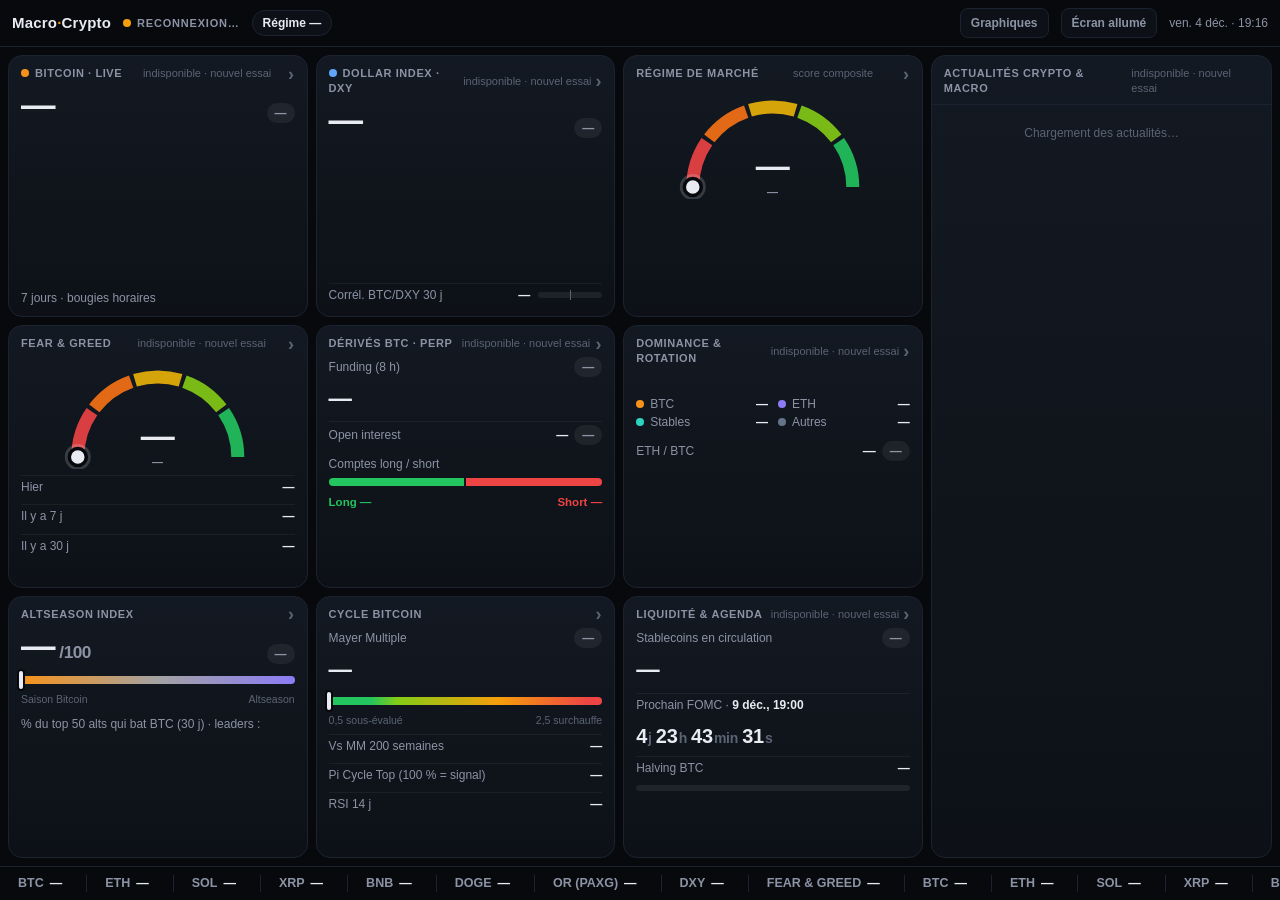
<file: index.html>
<!doctype html>
<html lang="fr">
<head>
<meta charset="utf-8">
<meta name="viewport" content="width=device-width, initial-scale=1, viewport-fit=cover, user-scalable=no">
<meta name="apple-mobile-web-app-capable" content="yes">
<meta name="mobile-web-app-capable" content="yes">
<meta name="apple-mobile-web-app-status-bar-style" content="black-translucent">
<meta name="apple-mobile-web-app-title" content="Macro Crypto">
<meta name="theme-color" content="#07090d">
<link rel="apple-touch-icon" href="icon.png">
<link rel="stylesheet" href="details.css">
<title>Macro Crypto</title>
<style>
  :root {
    color-scheme: dark;
    --bg: #07090d;
    --panel: #0d1117;
    --panel-2: #131922;
    --line: #1c2330;
    --text: #e8ebf1;
    --muted: #8b93a5;
    --faint: #5b6475;
    --up: #22c55e;
    --down: #ef4444;
    --warn: #f59e0b;
    --btc: #f7931a;
    --eth: #8b7cf6;
    --stable: #2dd4bf;
    --other: #64748b;
    --macro: #60a5fa;
    --gap: 8px;
    --r: 14px;
    --ease-back: cubic-bezier(.34, 1.56, .64, 1);
    --ease-out: cubic-bezier(.2, .8, .2, 1);
  }
  * { box-sizing: border-box; -webkit-tap-highlight-color: transparent; }
  html, body { margin: 0; background: var(--bg); color: var(--text); }
  body {
    font: 13px/1.35 -apple-system, BlinkMacSystemFont, "SF Pro Text", "Segoe UI", Roboto, sans-serif;
    height: 100vh; height: 100dvh;
    display: grid; grid-template-rows: auto 1fr auto;
    padding: env(safe-area-inset-top) env(safe-area-inset-right) env(safe-area-inset-bottom) env(safe-area-inset-left);
    overflow: hidden; overscroll-behavior: none;
  }
  button, a { font: inherit; color: inherit; }
  button { background: none; border: 0; cursor: pointer; }
  .num { font-variant-numeric: tabular-nums; }
  .up { color: var(--up); } .down { color: var(--down); } .warn { color: var(--warn); } .muted { color: var(--muted); }

  /* ---------- Header ---------- */
  header { display: flex; align-items: center; gap: 12px; padding: 8px 12px; border-bottom: 1px solid var(--line); }
  .brand { font-weight: 800; font-size: 15px; letter-spacing: .2px; }
  .brand span { color: var(--btc); }
  .live { display: inline-flex; align-items: center; gap: 6px; font-size: 11px; font-weight: 700; letter-spacing: .8px; color: var(--muted); }
  .live i { width: 8px; height: 8px; border-radius: 50%; background: var(--warn); }
  .live.on i { background: var(--up); animation: pulse 2s infinite; }
  .live.on { color: var(--up); }
  @keyframes pulse { 0% { box-shadow: 0 0 0 0 rgba(34,197,94,.6); } 70% { box-shadow: 0 0 0 8px rgba(34,197,94,0); } 100% { box-shadow: 0 0 0 0 rgba(34,197,94,0); } }
  .regime-chip { display: inline-flex; align-items: center; gap: 6px; padding: 4px 10px; border-radius: 999px; border: 1px solid var(--line); background: var(--panel); font-weight: 700; font-size: 12px; transition: border-color .6s, color .6s; }
  .spacer { flex: 1; }
  .hbtn { padding: 6px 10px; border-radius: 8px; border: 1px solid var(--line); background: var(--panel); color: var(--muted); font-size: 12px; font-weight: 600; text-decoration: none; white-space: nowrap; }
  .hbtn[aria-pressed="true"] { background: var(--btc); border-color: var(--btc); color: #111; }
  .clock { color: var(--muted); font-size: 12px; white-space: nowrap; }

  /* ---------- Board ---------- */
  .board { display: grid; grid-template-columns: 1fr minmax(260px, 27%); gap: var(--gap); padding: var(--gap); min-height: 0; }
  .tiles { display: grid; grid-template-columns: repeat(3, minmax(0, 1fr)); grid-template-rows: repeat(3, minmax(0, 1fr)); gap: var(--gap); min-height: 0; }
  .tile {
    position: relative; min-height: 0; overflow: hidden;
    display: flex; flex-direction: column; gap: 6px;
    padding: 10px 12px;
    background: linear-gradient(180deg, var(--panel-2), var(--panel));
    border: 1px solid var(--line); border-radius: var(--r);
    animation: rise .7s var(--ease-out) both; animation-delay: calc(var(--i, 0) * 70ms);
  }
  .tile { cursor: pointer; transition: transform .18s var(--ease-out), border-color .3s; }
  .tile:active { transform: scale(.985); border-color: #2a3446; }
  .tile .t-head::after { content: "›"; font-size: 18px; line-height: 0; color: var(--faint); margin-left: -4px; }
  .tile::after { /* subtle sweep of light when a tile receives new data */
    content: ""; position: absolute; inset: 0; pointer-events: none; border-radius: inherit;
    background: linear-gradient(110deg, transparent 30%, rgba(255,255,255,.05) 50%, transparent 70%);
    transform: translateX(-120%);
  }
  .tile.refresh::after { animation: sweep 1.1s ease-out; }
  @keyframes sweep { to { transform: translateX(120%); } }
  @keyframes rise { from { opacity: 0; transform: translateY(14px) scale(.98); } }
  .t-head { display: flex; justify-content: space-between; align-items: center; gap: 8px; font-size: 11px; font-weight: 700; letter-spacing: .6px; text-transform: uppercase; color: var(--muted); }
  .t-head .upd { font-weight: 500; letter-spacing: 0; text-transform: none; color: var(--faint); white-space: nowrap; }
  .dot { display: inline-block; width: 8px; height: 8px; border-radius: 50%; margin-right: 6px; vertical-align: 0; }
  .row { display: flex; align-items: baseline; justify-content: space-between; gap: 8px; }
  .big { white-space: nowrap; font-size: clamp(20px, min(3.9vh, 2.7vw), 38px); font-weight: 760; letter-spacing: -.5px; line-height: 1.05; font-variant-numeric: tabular-nums; transition: color .5s; }
  .mid { white-space: nowrap; font-size: clamp(16px, min(2.6vh, 1.9vw), 24px); font-weight: 720; letter-spacing: -.3px; font-variant-numeric: tabular-nums; }
  .sub { color: var(--muted); font-size: 12px; }
  .sub b { color: var(--text); font-weight: 600; }
  .chip { display: inline-flex; align-items: center; gap: 3px; padding: 2px 8px; border-radius: 999px; font-size: 12px; font-weight: 700; font-variant-numeric: tabular-nums; background: rgba(255,255,255,.06); color: var(--muted); white-space: nowrap; transition: background .4s, color .4s; }
  .chip.up { background: rgba(34,197,94,.14); color: var(--up); }
  .chip.down { background: rgba(239,68,68,.14); color: var(--down); }
  .chip.warn { background: rgba(245,158,11,.14); color: var(--warn); }
  .flash-up { animation: flashUp .7s; } .flash-down { animation: flashDown .7s; }
  @keyframes flashUp { 30% { color: var(--up); text-shadow: 0 0 18px rgba(34,197,94,.6); } }
  @keyframes flashDown { 30% { color: var(--down); text-shadow: 0 0 18px rgba(239,68,68,.6); } }
  .kv { display: flex; justify-content: space-between; align-items: center; gap: 8px; font-size: 12px; padding: 3px 0; border-top: 1px solid rgba(255,255,255,.05); color: var(--muted); }
  .kv b { color: var(--text); font-weight: 650; font-variant-numeric: tabular-nums; white-space: nowrap; }
  .err { color: var(--faint); font-size: 12px; margin: auto; text-align: center; }

  /* Sparkline */
  .spark { position: relative; flex: 1; min-height: 34px; touch-action: none; }
  .spark svg { position: absolute; inset: 0; overflow: visible; }
  .spark .line { fill: none; stroke-width: 2; stroke-linejoin: round; stroke-linecap: round; stroke-dasharray: 1; stroke-dashoffset: 1; animation: draw 1.6s var(--ease-out) forwards; }
  .spark .area { opacity: 0; animation: fade 1.2s .5s forwards; }
  .spark .last { animation: fade .3s 1.5s both; }
  .spark .halo { transform-box: fill-box; transform-origin: center; animation: ring 2.4s 1.6s infinite; opacity: 0; }
  .spark .cross, .spark .hdot { opacity: 0; transition: opacity .15s; }
  .spark.hover .cross, .spark.hover .hdot { opacity: 1; }
  .spark .tip { position: absolute; top: -2px; right: 0; padding: 1px 6px; border-radius: 6px; background: var(--bg); border: 1px solid var(--line); font-size: 11px; color: var(--text); font-variant-numeric: tabular-nums; opacity: 0; transition: opacity .15s; pointer-events: none; }
  .spark.hover .tip { opacity: 1; }
  @keyframes draw { to { stroke-dashoffset: 0; } }
  @keyframes fade { to { opacity: 1; } }
  @keyframes ring { 0% { opacity: .7; transform: scale(1); } 100% { opacity: 0; transform: scale(3.2); } }

  /* Gauges */
  .gauge { width: 100%; max-height: 112px; flex: 1; min-height: 70px; display: block; }
  .gauge .needle { transform-origin: 100px 100px; transition: transform 1.6s var(--ease-back); }
  .gauge .g-halo { transform-box: fill-box; transform-origin: center; animation: ringSm 2.4s 1.8s infinite; }
  @keyframes ringSm { 0% { opacity: .35; transform: scale(.8); } 100% { opacity: 0; transform: scale(1.8); } }
  .gauge .g-val { font-size: 34px; font-weight: 780; fill: var(--text); font-variant-numeric: tabular-nums; }
  .gauge .g-lbl { font-size: 11px; font-weight: 700; fill: var(--muted); letter-spacing: .4px; }

  /* Bars & meters */
  .bar, .dbar, .meter, .meter-labels, .stack, .split, .split-l, .kv, .row, .t-head { flex: none; }
  .bar { position: relative; height: 6px; border-radius: 3px; background: rgba(255,255,255,.07); overflow: hidden; }
  .bar > i { position: absolute; top: 0; bottom: 0; left: 0; width: 0; border-radius: 3px; background: var(--c, var(--muted)); transition: left 1.2s var(--ease-out), width 1.2s var(--ease-out), background .6s; }
  .dbar { position: relative; width: 64px; height: 6px; border-radius: 3px; background: rgba(255,255,255,.07); flex: none; }
  .dbar::before { content: ""; position: absolute; left: 50%; top: -2px; bottom: -2px; width: 1px; background: var(--faint); }
  .dbar > i { position: absolute; top: 0; bottom: 0; left: 50%; width: 0; border-radius: 3px; transition: left 1.2s var(--ease-out), width 1.2s var(--ease-out); }
  .meter { position: relative; height: 8px; border-radius: 4px; margin: 6px 0 2px; }
  .meter .mk { position: absolute; top: -5px; width: 4px; height: 18px; border-radius: 2px; background: var(--text); box-shadow: 0 0 0 2px var(--bg); transform: translateX(-50%); left: 0; transition: left 1.6s var(--ease-back); }
  .meter-labels { display: flex; justify-content: space-between; font-size: 10.5px; color: var(--faint); }
  .stack { display: flex; height: 12px; gap: 2px; border-radius: 4px; overflow: hidden; margin: 4px 0 2px; }
  .stack > i { height: 100%; width: 0; transition: width 1.4s var(--ease-out); }
  .stack > i:first-child { border-radius: 4px 0 0 4px; } .stack > i:last-child { border-radius: 0 4px 4px 0; }
  .legend { display: grid; grid-template-columns: 1fr 1fr; gap: 2px 10px; font-size: 12px; color: var(--muted); }
  .legend b { color: var(--text); font-variant-numeric: tabular-nums; font-weight: 650; float: right; }
  .split { display: flex; height: 8px; border-radius: 4px; overflow: hidden; gap: 2px; }
  .split i { transition: width 1.4s var(--ease-out); width: 50%; }
  .split-l { display: flex; justify-content: space-between; font-size: 11.5px; margin-top: 3px; font-weight: 650; }
  .factors { display: grid; gap: 4px; }
  .factor { display: grid; grid-template-columns: minmax(0, 1fr) auto 44px; white-space: nowrap; gap: 8px; align-items: center; font-size: 12px; color: var(--muted); }
  .factor > span:first-child { overflow: hidden; text-overflow: ellipsis; }
  .factor .dbar { width: 100%; }
  .factor b { color: var(--text); font-weight: 600; font-variant-numeric: tabular-nums; font-size: 11.5px; }
  .tops { display: flex; gap: 6px; flex-wrap: wrap; }
  .tops .chip { animation: pop .5s var(--ease-back) both; }
  @keyframes pop { from { opacity: 0; transform: scale(.6); } }
  .countdown { font-size: clamp(15px, 2.3vh, 20px); font-weight: 720; font-variant-numeric: tabular-nums; letter-spacing: -.2px; }
  .countdown span { color: var(--faint); font-size: .7em; font-weight: 600; margin: 0 4px 0 1px; }

  /* ---------- News ---------- */
  .news { display: flex; flex-direction: column; min-height: 0; background: linear-gradient(180deg, var(--panel-2), var(--panel)); border: 1px solid var(--line); border-radius: var(--r); overflow: hidden; animation: rise .7s var(--ease-out) .5s both; }
  .news-head { display: flex; justify-content: space-between; align-items: center; padding: 10px 12px 8px; border-bottom: 1px solid var(--line); font-size: 11px; font-weight: 700; letter-spacing: .6px; text-transform: uppercase; color: var(--muted); }
  .news-head .upd { font-weight: 500; letter-spacing: 0; text-transform: none; color: var(--faint); }
  .news-list { position: relative; flex: 1; min-height: 0; overflow: hidden; -webkit-mask-image: linear-gradient(180deg, #000 85%, transparent); mask-image: linear-gradient(180deg, #000 85%, transparent); }
  .news-list.manual { overflow-y: auto; }
  .news-track { will-change: transform; }
  .n-item { display: grid; grid-template-columns: 1fr auto; gap: 10px; padding: 10px 12px; border-bottom: 1px solid rgba(255,255,255,.05); text-decoration: none; color: inherit; animation: slideIn .6s var(--ease-out) both; }
  .n-item:active { background: rgba(255,255,255,.04); }
  @keyframes slideIn { from { opacity: 0; transform: translateX(24px); } }
  .n-meta { display: flex; align-items: center; gap: 6px; font-size: 11px; color: var(--faint); margin-bottom: 4px; flex-wrap: wrap; }
  .n-tag { padding: 1px 7px; border-radius: 999px; font-weight: 700; font-size: 10.5px; color: var(--bg); background: var(--c); }
  .n-new { color: var(--btc); font-weight: 800; letter-spacing: .4px; animation: blink 1.6s infinite; }
  @keyframes blink { 50% { opacity: .35; } }
  .n-title { font-size: 13.5px; font-weight: 600; line-height: 1.32; display: -webkit-box; -webkit-line-clamp: 3; -webkit-box-orient: vertical; overflow: hidden; }
  .n-thumb { width: 56px; height: 56px; border-radius: 8px; object-fit: cover; background: var(--panel-2); }

  /* ---------- Tape ---------- */
  .tape { overflow: hidden; border-top: 1px solid var(--line); height: 34px; white-space: nowrap; display: flex; align-items: center; }
  .tape-track { display: inline-flex; animation: marquee 70s linear infinite; }
  .tape-item { display: inline-flex; align-items: center; gap: 6px; padding: 0 18px; font-size: 12.5px; font-variant-numeric: tabular-nums; border-right: 1px solid var(--line); }
  .tape-item .s { color: var(--muted); font-weight: 700; }
  .tape-item .p { font-weight: 650; }
  @keyframes marquee { to { transform: translateX(-50%); } }

  /* ---------- Portrait / small screens ---------- */
  @media (max-aspect-ratio: 1/1), (max-width: 900px) {
    body { height: auto; min-height: 100dvh; overflow: auto; }
    header { flex-wrap: wrap; }
    .board { grid-template-columns: 1fr; }
    .tiles { grid-template-columns: repeat(2, minmax(0, 1fr)); grid-template-rows: none; grid-auto-rows: 250px; }
    .news { height: 70vh; }
    .tape { position: sticky; bottom: 0; background: var(--bg); }
  }
  @media (prefers-reduced-motion: reduce) {
    *, *::before, *::after { animation-duration: .01ms !important; animation-iteration-count: 1 !important; transition-duration: .01ms !important; }
    .tape-track { animation: none; }
  }
</style>
</head>
<body>
<header>
  <div class="brand">Macro<span>·</span>Crypto</div>
  <div class="live" id="live"><i></i><span>CONNEXION…</span></div>
  <div class="regime-chip" id="regime-chip">Régime —</div>
  <div class="spacer"></div>
  <a class="hbtn" href="charts.html">Graphiques</a>
  <button class="hbtn" id="wake" aria-pressed="false" title="Empêche l'iPad de se mettre en veille">Écran allumé</button>
  <div class="clock num" id="clock"></div>
</header>

<main class="board">
  <div class="tiles">
    <!-- 1. Bitcoin -->
    <section class="tile" style="--i:0" id="t-btc">
      <div class="t-head"><span><i class="dot" style="background:var(--btc)"></i>Bitcoin · live</span><span class="upd" id="btc-upd"></span></div>
      <div class="row"><div class="big" id="btc-price">—</div><span class="chip" id="btc-chg">—</span></div>
      <div class="sub" id="btc-range">&nbsp;</div>
      <div class="spark" id="btc-spark"></div>
      <div class="sub">7 jours · bougies horaires</div>
    </section>

    <!-- 2. DXY -->
    <section class="tile" style="--i:1" id="t-dxy">
      <div class="t-head"><span><i class="dot" style="background:var(--macro)"></i>Dollar Index · DXY</span><span class="upd" id="dxy-upd"></span></div>
      <div class="row"><div class="big" id="dxy-val">—</div><span class="chip" id="dxy-chg">—</span></div>
      <div class="sub" id="dxy-ma">&nbsp;</div>
      <div class="spark" id="dxy-spark"></div>
      <div class="kv"><span>Corrél. BTC/DXY 30 j</span><span style="display:flex;gap:8px;align-items:center"><b id="corr-val">—</b><span class="dbar" id="corr-bar"><i></i></span></span></div>
    </section>

    <!-- 3. Régime -->
    <section class="tile" style="--i:2" id="t-regime">
      <div class="t-head"><span>Régime de marché</span><span class="upd">score composite</span></div>
      <svg class="gauge" id="regime-gauge" viewBox="0 0 200 112"></svg>
      <div class="factors" id="regime-factors"></div>
    </section>

    <!-- 4. Fear & Greed -->
    <section class="tile" style="--i:3" id="t-fng">
      <div class="t-head"><span>Fear &amp; Greed</span><span class="upd" id="fng-upd"></span></div>
      <svg class="gauge" id="fng-gauge" viewBox="0 0 200 112"></svg>
      <div class="kv"><span>Hier</span><b id="fng-1">—</b></div>
      <div class="kv"><span>Il y a 7 j</span><b id="fng-7">—</b></div>
      <div class="kv"><span>Il y a 30 j</span><b id="fng-30">—</b></div>
    </section>

    <!-- 5. Dérivés -->
    <section class="tile" style="--i:4" id="t-deriv">
      <div class="t-head"><span>Dérivés BTC · perp</span><span class="upd" id="deriv-upd"></span></div>
      <div class="row"><span class="sub">Funding (8 h)</span><span class="chip" id="fund-lbl">—</span></div>
      <div class="row"><div class="mid" id="fund-val">—</div><span class="sub" id="fund-apr"></span></div>
      <div class="kv"><span>Open interest</span><span style="display:flex;gap:6px;align-items:center"><b id="oi-val">—</b><span class="chip" id="oi-chg">—</span></span></div>
      <div class="sub" style="margin-top:2px">Comptes long / short</div>
      <div class="split" id="ls-split"><i style="background:var(--up)"></i><i style="background:var(--down)"></i></div>
      <div class="split-l"><span class="up" id="ls-long">Long —</span><span class="down" id="ls-short">Short —</span></div>
    </section>

    <!-- 6. Dominance -->
    <section class="tile" style="--i:5" id="t-dom">
      <div class="t-head"><span>Dominance &amp; rotation</span><span class="upd" id="dom-upd"></span></div>
      <div class="stack" id="dom-stack"><i style="background:var(--btc)"></i><i style="background:var(--eth)"></i><i style="background:var(--stable)"></i><i style="background:var(--other)"></i></div>
      <div class="legend">
        <span><i class="dot" style="background:var(--btc)"></i>BTC <b id="dom-btc">—</b></span>
        <span><i class="dot" style="background:var(--eth)"></i>ETH <b id="dom-eth">—</b></span>
        <span><i class="dot" style="background:var(--stable)"></i>Stables <b id="dom-stable">—</b></span>
        <span><i class="dot" style="background:var(--other)"></i>Autres <b id="dom-other">—</b></span>
      </div>
      <div class="row" style="margin-top:4px"><span class="sub">ETH / BTC</span><span style="display:flex;gap:6px;align-items:center"><b class="num" id="ethbtc-val">—</b><span class="chip" id="ethbtc-chg">—</span></span></div>
      <div class="spark" id="ethbtc-spark"></div>
    </section>

    <!-- 7. Altseason -->
    <section class="tile" style="--i:6" id="t-alt">
      <div class="t-head"><span>Altseason index</span><span class="upd" id="alt-upd"></span></div>
      <div class="row"><div class="big"><span id="alt-val">—</span><span class="muted" style="font-size:.5em"> /100</span></div><span class="chip" id="alt-lbl">—</span></div>
      <div class="meter" style="background:linear-gradient(90deg,var(--btc),#a3a3a3 50%,var(--eth))"><span class="mk" id="alt-mk"></span></div>
      <div class="meter-labels"><span>Saison Bitcoin</span><span>Altseason</span></div>
      <div class="sub" style="margin-top:4px">% du top 50 alts qui bat BTC (30 j) · leaders :</div>
      <div class="tops" id="alt-tops"></div>
    </section>

    <!-- 8. Cycle -->
    <section class="tile" style="--i:7" id="t-cycle">
      <div class="t-head"><span>Cycle Bitcoin</span><span class="upd" id="cycle-upd"></span></div>
      <div class="row"><span class="sub">Mayer Multiple</span><span class="chip" id="mayer-lbl">—</span></div>
      <div class="mid" id="mayer-val">—</div>
      <div class="meter" style="background:linear-gradient(90deg,var(--up) 0%,var(--up) 15%,#84cc16 25%,var(--warn) 62%,var(--down) 95%)"><span class="mk" id="mayer-mk"></span></div>
      <div class="meter-labels"><span>0,5 sous-évalué</span><span>2,5 surchauffe</span></div>
      <div class="kv"><span>Vs MM 200 semaines</span><b id="wma-val">—</b></div>
      <div class="kv"><span>Pi Cycle Top (100 % = signal)</span><b id="pi-val">—</b></div>
      <div class="kv"><span>RSI 14 j</span><b id="rsi-val">—</b></div>
    </section>

    <!-- 9. Liquidité & agenda -->
    <section class="tile" style="--i:8" id="t-liq">
      <div class="t-head"><span>Liquidité &amp; agenda</span><span class="upd" id="liq-upd"></span></div>
      <div class="row"><span class="sub">Stablecoins en circulation</span><span class="chip" id="stab-chg">—</span></div>
      <div class="mid" id="stab-val">—</div>
      <div class="kv" style="margin-top:2px"><span>Prochain FOMC · <b id="fomc-date">—</b></span></div>
      <div class="countdown" id="fomc-cd">—</div>
      <div class="kv"><span>Halving BTC <span id="halv-date"></span></span><b id="halv-val">—</b></div>
      <div class="bar"><i id="halv-bar" style="--c:var(--btc)"></i></div>
    </section>
  </div>

  <aside class="news">
    <div class="news-head"><span>Actualités crypto &amp; macro</span><span class="upd" id="news-upd"></span></div>
    <div class="news-list" id="news-list"><div class="news-track" id="news-track"><div class="err" style="padding:20px">Chargement des actualités…</div></div></div>
  </aside>
</main>

<footer class="tape"><div class="tape-track" id="tape"></div></footer>

<script>
"use strict";
/* =====================================================================
   CONFIGURATION
   ===================================================================== */
const TAPE = [
  { sym: "BTCUSDT", label: "BTC" }, { sym: "ETHUSDT", label: "ETH" }, { sym: "SOLUSDT", label: "SOL" },
  { sym: "XRPUSDT", label: "XRP" }, { sym: "BNBUSDT", label: "BNB" }, { sym: "DOGEUSDT", label: "DOGE" },
  { sym: "PAXGUSDT", label: "OR (PAXG)" }, { sym: "DXY", label: "DXY" }, { sym: "FNG", label: "FEAR & GREED" },
];

// Flux RSS d'actualités (lus via rss2json, sans clé).
const FEEDS = [
  { name: "Cointelegraph", url: "https://fr.cointelegraph.com/rss" },
  { name: "Journal du Coin", url: "https://journalducoin.com/feed/" },
  { name: "Cryptoast", url: "https://cryptoast.fr/feed/" },
  { name: "Investing", url: "https://fr.investing.com/rss/news_1.rss" },
];

// Annonces FOMC 2026 (2e jour de réunion, 14 h heure de New York) en UTC. À compléter pour 2027.
const FOMC = [
  "2026-01-28T19:00:00Z", "2026-03-18T18:00:00Z", "2026-04-29T18:00:00Z", "2026-06-17T18:00:00Z",
  "2026-07-29T18:00:00Z", "2026-09-16T18:00:00Z", "2026-10-28T18:00:00Z", "2026-12-09T19:00:00Z",
];

const BINANCE = ["https://data-api.binance.vision", "https://api.binance.com"];
const BINANCE_WS = ["wss://data-stream.binance.vision/stream", "wss://stream.binance.com:9443/stream"];
const FAPI = "https://fapi.binance.com";

/* =====================================================================
   Utilitaires
   ===================================================================== */
const $ = id => document.getElementById(id);
const clamp = (v, a = -1, b = 1) => Math.max(a, Math.min(b, v));
const NF = {};
const nf = d => NF[d] || (NF[d] = new Intl.NumberFormat("fr-FR", { minimumFractionDigits: d, maximumFractionDigits: d }));
const fmt = (v, d = 0) => nf(d).format(v).replace("-", "−");
const pct = (v, d = 1) => (v > 0 ? "+" : v < 0 ? "−" : "") + nf(d).format(Math.abs(v)) + " %";
const usd = v => v >= 1000 ? fmt(v, 0) + " $" : v >= 1 ? fmt(v, 2) + " $" : fmt(v, 4) + " $";
const money = v => v >= 1e12 ? fmt(v / 1e12, 2) + " T$" : v >= 1e9 ? fmt(v / 1e9, 1) + " Md$" : fmt(v / 1e6, 0) + " M$";
const hhmm = (d = new Date()) => d.toLocaleTimeString("fr-FR", { hour: "2-digit", minute: "2-digit" });
const sign = v => v > 0 ? "up" : v < 0 ? "down" : "";
const sma = (a, n) => a.length < n ? NaN : a.slice(-n).reduce((s, x) => s + x, 0) / n;

async function getJSON(urls, { timeout = 15000, text = false } = {}) {
  let lastErr;
  for (const url of [].concat(urls)) {
    const ctl = new AbortController();
    const t = setTimeout(() => ctl.abort(), timeout);
    try {
      const r = await fetch(url, { signal: ctl.signal, cache: "no-store" });
      if (!r.ok) throw new Error(r.status + " " + url);
      return text ? await r.text() : await r.json();
    } catch (e) { lastErr = e; } finally { clearTimeout(t); }
  }
  throw lastErr;
}
const binance = path => getJSON(BINANCE.map(h => h + path));
const klines = (s, i, l) => binance(`/api/v3/klines?symbol=${s}&interval=${i}&limit=${l}`);

/** Animated number: counts from the previous value to the new one. */
function tween(el, to, format, dur = 1100) {
  if (!el) return;
  const from = typeof el._v === "number" ? el._v : 0;
  el._v = to;
  if (matchMedia("(prefers-reduced-motion: reduce)").matches || from === to) { el.textContent = format(to); return; }
  const t0 = performance.now();
  cancelAnimationFrame(el._raf);
  const step = now => {
    const k = Math.min(1, (now - t0) / dur), e = 1 - Math.pow(1 - k, 3);
    el.textContent = format(from + (to - from) * e);
    if (k < 1) el._raf = requestAnimationFrame(step);
  };
  el._raf = requestAnimationFrame(step);
}
function setChip(el, text, cls) { el.textContent = text; el.className = "chip " + (cls || ""); }
function refreshed(tileId, updId, label) {
  const t = $(tileId);
  t.classList.remove("refresh"); void t.offsetWidth; t.classList.add("refresh");
  if (updId) $(updId).textContent = label || "maj " + hhmm();
}
function failed(updId) { if ($(updId)) $(updId).textContent = "indisponible · nouvel essai"; }

/* =====================================================================
   Sparkline (SVG at real pixel size, draw-in animation, touch readout)
   ===================================================================== */
let sparkSeq = 0;
function spark(el, pts, color, format, dateFmt) {
  el._spark = { pts, color, format, dateFmt };
  renderSpark(el);
}
function renderSpark(el) {
  const s = el._spark; if (!s) return;
  const w = el.clientWidth, h = el.clientHeight, n = s.pts.length;
  if (!w || !h || n < 2) return;
  const vals = s.pts.map(p => p.v), min = Math.min(...vals), max = Math.max(...vals), rng = max - min || 1;
  const pad = 4;
  const X = i => i / (n - 1) * (w - 6);
  const Y = v => pad + (1 - (v - min) / rng) * (h - pad * 2);
  const d = s.pts.map((p, i) => (i ? "L" : "M") + X(i).toFixed(1) + " " + Y(p.v).toFixed(1)).join("");
  const id = "g" + (++sparkSeq);
  const lx = X(n - 1), ly = Y(vals[n - 1]);
  el.innerHTML = `<svg width="${w}" height="${h}" viewBox="0 0 ${w} ${h}">
    <defs><linearGradient id="${id}" x1="0" y1="0" x2="0" y2="1"><stop offset="0" stop-color="${s.color}" stop-opacity=".3"/><stop offset="1" stop-color="${s.color}" stop-opacity="0"/></linearGradient></defs>
    <path class="area" d="${d}L${lx} ${h}L0 ${h}Z" fill="url(#${id})"/>
    <path class="line" d="${d}" stroke="${s.color}" pathLength="1"/>
    <circle class="halo" cx="${lx}" cy="${ly}" r="3" fill="${s.color}"/>
    <circle class="last" cx="${lx}" cy="${ly}" r="3" fill="${s.color}" stroke="var(--bg)" stroke-width="2"/>
    <line class="cross" y1="0" y2="${h}" stroke="var(--faint)" stroke-dasharray="3 3"/>
    <circle class="hdot" r="4" fill="var(--text)" stroke="var(--bg)" stroke-width="2"/>
  </svg><div class="tip"></div>`;
  const cross = el.querySelector(".cross"), dot = el.querySelector(".hdot"), tip = el.querySelector(".tip");
  const show = e => {
    const r = el.getBoundingClientRect();
    const i = Math.round(clamp((e.clientX - r.left) / (w - 6), 0, 1) * (n - 1));
    const p = s.pts[i];
    cross.setAttribute("x1", X(i)); cross.setAttribute("x2", X(i));
    dot.setAttribute("cx", X(i)); dot.setAttribute("cy", Y(p.v));
    tip.textContent = s.format(p.v) + " · " + s.dateFmt(p.t);
    el.classList.add("hover");
  };
  el.onpointerdown = el.onpointermove = show;
  el.onpointerleave = el.onpointerup = el.onpointercancel = () => el.classList.remove("hover");
}
const ro = new ResizeObserver(entries => entries.forEach(e => renderSpark(e.target)));
document.querySelectorAll(".spark").forEach(el => ro.observe(el));
const dDay = t => new Date(t).toLocaleDateString("fr-FR", { day: "numeric", month: "short" });
const dHour = t => new Date(t).toLocaleString("fr-FR", { weekday: "short", hour: "2-digit", minute: "2-digit" });

/* =====================================================================
   Gauges (semicircle 0-100, needle with overshoot)
   ===================================================================== */
function buildGauge(svg, segments, caption) {
  const R = 80, P = v => [100 - R * Math.cos(Math.PI * v / 100), 100 - R * Math.sin(Math.PI * v / 100)];
  let from = 0, arcs = "";
  for (const s of segments) {
    const [x0, y0] = P(from + (from ? .8 : 0)), [x1, y1] = P(s.to - (s.to < 100 ? .8 : 0));
    arcs += `<path d="M${x0.toFixed(2)} ${y0.toFixed(2)}A${R} ${R} 0 0 1 ${x1.toFixed(2)} ${y1.toFixed(2)}" stroke="${s.color}" stroke-width="13" fill="none" opacity=".9"/>`;
    from = s.to;
  }
  svg.innerHTML = `${arcs}
    <g class="needle"><circle cx="20" cy="100" r="13" fill="var(--text)" opacity=".18" class="g-halo"/><circle cx="20" cy="100" r="8.5" fill="var(--text)" stroke="var(--bg)" stroke-width="3.5"/></g>
    <text class="g-val" x="100" y="90" text-anchor="middle">—</text>
    <text class="g-lbl" x="100" y="109" text-anchor="middle">${caption || ""}</text>`;
}
function setGauge(svg, v, label) {
  svg.querySelector(".needle").style.transform = `rotate(${clamp(v, 0, 100) / 100 * 180}deg)`;
  tween(svg.querySelector(".g-val"), v, x => fmt(x, 0));
  if (label !== undefined) svg.querySelector(".g-lbl").textContent = label;
}
const FIVE = [
  { to: 20, color: "#ef4444" }, { to: 40, color: "#f97316" }, { to: 60, color: "#eab308" },
  { to: 80, color: "#84cc16" }, { to: 100, color: "#22c55e" },
];
buildGauge($("regime-gauge"), FIVE, "—");
buildGauge($("fng-gauge"), FIVE, "—");

/* =====================================================================
   State shared between indicators
   ===================================================================== */
const S = { btcDaily: null, dxy: null, factors: {}, prices: {} };

/* ---------- Ticker tape ---------- */
function buildTape() {
  const html = TAPE.map(t => `<span class="tape-item" data-sym="${t.sym}"><span class="s">${t.label}</span><span class="p">—</span><span class="c"></span></span>`).join("");
  $("tape").innerHTML = html + html; // doubled for a seamless loop
}
function setTape(sym, price, chg) {
  document.querySelectorAll(`.tape-item[data-sym="${sym}"]`).forEach(n => {
    n.querySelector(".p").textContent = price;
    const c = n.querySelector(".c");
    c.textContent = chg === null || chg === undefined ? "" : pct(chg, 2);
    c.className = "c " + sign(chg);
  });
}

/* ---------- Live prices (WebSocket, REST fallback) ---------- */
function onTicker(sym, last, open, high, low, vol) {
  const chg = (last / open - 1) * 100;
  (S.tick = S.tick || {})[sym] = { last, open, high, low, vol, chg };
  const prev = S.prices[sym];
  S.prices[sym] = last;
  setTape(sym, usd(last), chg);
  if (sym === "BTCUSDT") {
    const el = $("btc-price");
    if (prev === undefined) tween(el, last, v => usd(v));
    else {
      el._v = last; el.textContent = usd(last);
      if (last !== prev) { el.classList.remove("flash-up", "flash-down"); void el.offsetWidth; el.classList.add(last > prev ? "flash-up" : "flash-down"); }
    }
    setChip($("btc-chg"), pct(chg, 2) + " 24 h", sign(chg));
    $("btc-range").innerHTML = `Bas <b>${usd(low)}</b> · Haut <b>${usd(high)}</b>`;
  }
}
async function pollTickers() {
  const syms = TAPE.filter(t => t.sym.endsWith("USDT")).map(t => t.sym);
  const data = await binance(`/api/v3/ticker/24hr?symbols=${encodeURIComponent(JSON.stringify(syms))}`);
  data.forEach(d => onTicker(d.symbol, +d.lastPrice, +d.openPrice, +d.highPrice, +d.lowPrice, +d.quoteVolume));
}
let ws, wsHost = 0, wsRetry = 0, pollTimer = null;
function connectWS() {
  const streams = TAPE.filter(t => t.sym.endsWith("USDT")).map(t => t.sym.toLowerCase() + "@miniTicker").join("/");
  try { ws = new WebSocket(`${BINANCE_WS[wsHost % BINANCE_WS.length]}?streams=${streams}`); } catch { return scheduleWS(); }
  ws.onopen = () => { wsRetry = 0; setLive(true); clearInterval(pollTimer); pollTimer = null; };
  ws.onmessage = e => { const d = JSON.parse(e.data).data; if (d) onTicker(d.s, +d.c, +d.o, +d.h, +d.l, +d.q); };
  ws.onclose = ws.onerror = () => { if (ws._closed) return; ws._closed = true; setLive(false); scheduleWS(); };
}
function scheduleWS() {
  wsHost++; wsRetry++;
  if (!pollTimer) pollTimer = setInterval(() => pollTickers().catch(() => {}), 30_000);
  setTimeout(connectWS, Math.min(60_000, 2000 * wsRetry));
}
function setLive(on) {
  $("live").classList.toggle("on", on);
  $("live").querySelector("span").textContent = on ? "LIVE" : "RECONNEXION…";
}

/* ---------- Bitcoin: sparkline + cycle indicators ---------- */
async function loadBTC() {
  const [d1, w1, h1] = await Promise.all([klines("BTCUSDT", "1d", 1000), klines("BTCUSDT", "1w", 300), klines("BTCUSDT", "1h", 168)]);
  S.btcD = d1; S.btcW = w1; S.btcH = h1;
  S.btcDaily = d1.map(k => ({ t: k[0], v: +k[4] }));
  spark($("btc-spark"), h1.map(k => ({ t: k[0], v: +k[4] })), "var(--btc)", usd, dHour);

  const closes = S.btcDaily.map(p => p.v), price = closes[closes.length - 1];
  const ma200 = sma(closes, 200);
  const mayer = price / ma200;
  tween($("mayer-val"), mayer, v => fmt(v, 2));
  $("mayer-mk").style.left = clamp((mayer - .5) / 2, 0, 1) * 100 + "%";
  const [mLbl, mCls] = mayer < .8 ? ["Zone d'achat", "up"] : mayer < 1 ? ["Sous la MM200", "warn"] : mayer < 1.5 ? ["Tendance saine", "up"] : mayer < 2.4 ? ["Euphorie", "warn"] : ["Surchauffe", "down"];
  setChip($("mayer-lbl"), mLbl, mCls);

  const wma = sma(w1.map(k => +k[4]), 200);
  $("wma-val").textContent = isNaN(wma) ? "—" : pct((price / wma - 1) * 100, 0);
  const pi = sma(closes, 111) / (2 * sma(closes, 350));
  $("pi-val").innerHTML = `<span class="${pi >= .95 ? "down" : pi >= .8 ? "warn" : ""}">${fmt(pi * 100, 0)} %</span>`;
  const r = rsi(closes, 14);
  $("rsi-val").innerHTML = `${fmt(r, 0)} <span class="muted">· ${r > 70 ? "suracheté" : r < 30 ? "survendu" : "neutre"}</span>`;

  S.factors.trend = { v: clamp((price / ma200 - 1) / .25), name: "Tendance BTC", txt: pct((price / ma200 - 1) * 100, 0) + " / MM200" };
  renderRegime(); updateCorr();
  refreshed("t-btc", "btc-upd"); refreshed("t-cycle", "cycle-upd");
}
function rsi(c, n) {
  let g = 0, l = 0;
  for (let i = 1; i <= n; i++) { const d = c[i] - c[i - 1]; d > 0 ? g += d : l -= d; }
  g /= n; l /= n;
  for (let i = n + 1; i < c.length; i++) { const d = c[i] - c[i - 1]; g = (g * (n - 1) + Math.max(d, 0)) / n; l = (l * (n - 1) + Math.max(-d, 0)) / n; }
  return l === 0 ? 100 : 100 - 100 / (1 + g / l);
}

/* ---------- ETH/BTC ---------- */
async function loadETHBTC() {
  const k = await klines("ETHBTC", "1d", 90);
  const pts = k.map(x => ({ t: x[0], v: +x[4] }));
  const last = pts[pts.length - 1].v, m30 = pts[pts.length - 31].v;
  tween($("ethbtc-val"), last, v => fmt(v, 5));
  const c = (last / m30 - 1) * 100;
  setChip($("ethbtc-chg"), pct(c, 1) + " 30 j", sign(c));
  spark($("ethbtc-spark"), pts, "var(--eth)", v => fmt(v, 5), dDay);
}

/* ---------- DXY (recalculé à partir des taux de change BCE) ---------- */
async function loadDXY() {
  const start = new Date(Date.now() - 160 * 864e5).toISOString().slice(0, 10);
  const j = await getJSON([
    `https://api.frankfurter.dev/v1/${start}..?base=USD&symbols=EUR,JPY,GBP,CAD,SEK,CHF`,
    `https://api.frankfurter.app/${start}..?from=USD&to=EUR,JPY,GBP,CAD,SEK,CHF`,
  ]);
  const pts = Object.keys(j.rates).sort().map(d => {
    const r = j.rates[d];
    return { t: Date.parse(d + "T00:00:00Z"), d, v: 50.14348112 * r.EUR ** .576 * r.JPY ** .136 * r.GBP ** .119 * r.CAD ** .091 * r.SEK ** .042 * r.CHF ** .036 };
  });
  S.dxy = pts;
  const vals = pts.map(p => p.v), last = vals[vals.length - 1], prev = vals[vals.length - 2];
  const ma50 = sma(vals, 50), dev = (last / ma50 - 1) * 100, chg = (last / prev - 1) * 100;
  tween($("dxy-val"), last, v => fmt(v, 2));
  setChip($("dxy-chg"), pct(chg, 2), sign(chg));
  $("dxy-ma").innerHTML = `vs MM50 <b>${pct(dev, 2)}</b> · <span class="${dev < 0 ? "up" : "down"}">${dev < 0 ? "favorable crypto" : "vent contraire"}</span>`;
  spark($("dxy-spark"), pts.slice(-90), "var(--macro)", v => fmt(v, 2), dDay);
  setTape("DXY", fmt(last, 2), chg);
  S.factors.dollar = { v: clamp(-dev / 2), name: "Dollar", txt: pct(dev, 1) + " / MM50" };
  renderRegime(); updateCorr();
  refreshed("t-dxy", "dxy-upd", "BCE · " + new Date(pts[pts.length - 1].t).toLocaleDateString("fr-FR", { day: "numeric", month: "short" }));
}
function updateCorr() {
  if (!S.dxy || !S.btcDaily) return;
  const btc = new Map(S.btcDaily.map(p => [new Date(p.t).toISOString().slice(0, 10), p.v]));
  const a = [], b = [];
  for (let i = 1; i < S.dxy.length; i++) {
    const p0 = btc.get(S.dxy[i - 1].d), p1 = btc.get(S.dxy[i].d);
    if (p0 && p1) { a.push(p1 / p0 - 1); b.push(S.dxy[i].v / S.dxy[i - 1].v - 1); }
  }
  const x = a.slice(-30), y = b.slice(-30);
  if (x.length < 10) return;
  const mx = x.reduce((s, v) => s + v, 0) / x.length, my = y.reduce((s, v) => s + v, 0) / y.length;
  let sxy = 0, sxx = 0, syy = 0;
  x.forEach((v, i) => { sxy += (v - mx) * (y[i] - my); sxx += (v - mx) ** 2; syy += (y[i] - my) ** 2; });
  const c = sxy / Math.sqrt(sxx * syy);
  $("corr-val").textContent = fmt(c, 2) + (c < -.3 ? " inverse" : c > .3 ? " positive" : " faible");
  const bar = $("corr-bar").firstElementChild;
  bar.style.left = (c < 0 ? 50 + c * 50 : 50) + "%";
  bar.style.width = Math.abs(c) * 50 + "%";
  bar.style.background = c < 0 ? "var(--macro)" : "var(--warn)";
}

/* ---------- Fear & Greed ---------- */
const FNG_FR = { "Extreme Fear": "PEUR EXTRÊME", "Fear": "PEUR", "Neutral": "NEUTRE", "Greed": "AVIDITÉ", "Extreme Greed": "AVIDITÉ EXTRÊME" };
async function loadFNG() {
  const j = await getJSON("https://api.alternative.me/fng/?limit=31");
  const d = j.data, v = +d[0].value;
  S.fng = d;
  setGauge($("fng-gauge"), v, FNG_FR[d[0].value_classification] || d[0].value_classification.toUpperCase());
  const hist = (el, i) => { if (!d[i]) return; const x = +d[i].value; $(el).innerHTML = `${x} <span class="muted">· ${(FNG_FR[d[i].value_classification] || "").toLowerCase()}</span>`; };
  hist("fng-1", 1); hist("fng-7", 7); hist("fng-30", 30);
  setTape("FNG", String(v), null);
  S.factors.sentiment = { v: (v - 50) / 50, name: "Sentiment", txt: "F&G " + v };
  renderRegime();
  refreshed("t-fng", "fng-upd");
}

/* ---------- Dérivés (Binance Futures) ---------- */
async function loadDerivs() {
  const [prem, oi, ls] = await Promise.allSettled([
    getJSON(`${FAPI}/fapi/v1/premiumIndex?symbol=BTCUSDT`),
    getJSON(`${FAPI}/futures/data/openInterestHist?symbol=BTCUSDT&period=1d&limit=8`),
    getJSON(`${FAPI}/futures/data/globalLongShortAccountRatio?symbol=BTCUSDT&period=1h&limit=1`),
  ]);
  let funding = prem.status === "fulfilled" ? +prem.value.lastFundingRate : null;
  if (funding === null) {
    try { funding = +(await getJSON("https://www.okx.com/api/v5/public/funding-rate?instId=BTC-USDT-SWAP")).data[0].fundingRate; } catch {}
  }
  if (funding !== null && !isNaN(funding)) {
    const f = funding * 100;
    tween($("fund-val"), f, v => (v > 0 ? "+" : "") + fmt(v, 4) + " %");
    $("fund-apr").textContent = "≈ " + pct(f * 3 * 365, 1) + " / an";
    const [l, c] = f > .03 ? ["Surchauffe", "down"] : f > .012 ? ["Longs chargés", "warn"] : f < 0 ? ["Shorts dominants", "up"] : ["Neutre", ""];
    setChip($("fund-lbl"), l, c);
  }
  if (oi.status === "fulfilled" && oi.value.length) {
    const a = oi.value, last = +a[a.length - 1].sumOpenInterestValue, first = +a[0].sumOpenInterestValue;
    tween($("oi-val"), last, money);
    const c = (last / first - 1) * 100;
    setChip($("oi-chg"), pct(c, 1) + " 7 j", c > 10 ? "warn" : sign(c));
  }
  if (ls.status === "fulfilled" && ls.value.length) {
    const long = +ls.value[0].longAccount * 100;
    const [li, si] = $("ls-split").children;
    li.style.width = long + "%"; si.style.width = (100 - long) + "%";
    $("ls-long").textContent = "Long " + fmt(long, 1) + " %";
    $("ls-short").textContent = "Short " + fmt(100 - long, 1) + " %";
  }
  if (funding === null && oi.status === "rejected") throw new Error("derivs");
  refreshed("t-deriv", "deriv-upd");
}

/* ---------- CoinGecko: dominance + altseason ---------- */
const STABLES = new Set(["usdt", "usdc", "dai", "fdusd", "usde", "usds", "tusd", "pyusd", "usdd", "usd1", "busd", "susde", "usdtb", "rlusd", "usd0", "gusd", "frax", "lusd", "eurc", "usdx", "buidl", "usyc", "bfusd", "susds"]);
const WRAPPED = /^(w|st|wst|cb|we|r|m|lb|sol|j|b)(btc|eth)$|^(weeth|reth|meth|ezeth|rseth|wbeth|lseth|oseth|cmeth|solvbtc|lbtc|tbtc|btcb|bsc-usd|jitosol|msol|bnsol)$/;
/** Top 50 altcoins (sans BTC, stablecoins ni jetons « wrapped ») ayant une performance sur la période. */
function pickAlts(m, period) {
  const k = "price_change_percentage_" + period + "_in_currency";
  return m.filter(c => c.id !== "bitcoin" && !STABLES.has(c.symbol.toLowerCase()) && !WRAPPED.test(c.symbol.toLowerCase())
    && !(Math.abs(c.current_price - 1) < .03 && Math.abs(c.price_change_percentage_30d_in_currency || 0) < 2)
    && typeof c[k] === "number").slice(0, 50);
}
async function loadGecko() {
  const [g, m] = await Promise.all([
    getJSON("https://api.coingecko.com/api/v3/global"),
    getJSON("https://api.coingecko.com/api/v3/coins/markets?vs_currency=usd&order=market_cap_desc&per_page=120&page=1&sparkline=false&price_change_percentage=24h,7d,30d"),
  ]);
  S.global = g.data; S.markets = m;
  const p = g.data.market_cap_percentage;
  const stable = Object.entries(p).filter(([k]) => STABLES.has(k)).reduce((s, [, v]) => s + v, 0);
  const parts = [p.btc, p.eth, stable, Math.max(0, 100 - p.btc - p.eth - stable)];
  [...$("dom-stack").children].forEach((el, i) => el.style.width = parts[i] + "%");
  ["dom-btc", "dom-eth", "dom-stable", "dom-other"].forEach((id, i) => tween($(id), parts[i], v => fmt(v, 1) + " %"));
  refreshed("t-dom", "dom-upd");

  const btc = m.find(c => c.id === "bitcoin");
  const btc30 = btc ? btc.price_change_percentage_30d_in_currency : 0;
  const alts = pickAlts(m, "30d");
  const beat = alts.filter(c => c.price_change_percentage_30d_in_currency > btc30).length;
  const idx = Math.round(beat / alts.length * 100);
  S.altIdx = idx;
  tween($("alt-val"), idx, v => fmt(v, 0));
  $("alt-mk").style.left = idx + "%";
  const [l, c] = idx >= 75 ? ["Altseason", "up"] : idx <= 25 ? ["Saison BTC", "warn"] : ["Mixte", ""];
  setChip($("alt-lbl"), l, c);
  const tops = [...alts].sort((a, b) => b.price_change_percentage_30d_in_currency - a.price_change_percentage_30d_in_currency).slice(0, 3);
  $("alt-tops").innerHTML = tops.map((t, i) => {
    const v = t.price_change_percentage_30d_in_currency;
    return `<span class="chip ${sign(v)}" style="animation-delay:${.3 + i * .12}s">${t.symbol.toUpperCase()} ${pct(v, 0)}</span>`;
  }).join("") + `<span class="chip" style="animation-delay:.8s">BTC ${pct(btc30, 0)}</span>`;
  refreshed("t-alt", "alt-upd");
}

/* ---------- Stablecoins (DefiLlama) ---------- */
async function loadStables() {
  const a = await getJSON("https://stablecoins.llama.fi/stablecoincharts/all");
  S.stables = a;
  const tot = x => Object.values(x.totalCirculatingUSD || {}).reduce((s, v) => s + v, 0);
  const last = tot(a[a.length - 1]), m30 = tot(a[a.length - 31]);
  const c = (last / m30 - 1) * 100;
  tween($("stab-val"), last, money);
  setChip($("stab-chg"), pct(c, 1) + " 30 j", sign(c));
  S.factors.liquidity = { v: clamp(c / 3), name: "Liquidité", txt: "Stables " + pct(c, 1) };
  renderRegime();
  refreshed("t-liq", "liq-upd");
}

/* ---------- Halving (mempool.space) ---------- */
async function loadHalving() {
  const h = +(await getJSON("https://mempool.space/api/blocks/tip/height", { text: true }));
  S.height = h;
  const next = Math.ceil((h + 1) / 210000) * 210000, left = next - h;
  const days = left * 10 / 1440;
  const when = new Date(Date.now() + days * 864e5);
  $("halv-val").textContent = "≈ " + fmt(days, 0) + " j";
  $("halv-date").textContent = "· " + when.toLocaleDateString("fr-FR", { month: "short", year: "numeric" });
  $("halv-bar").style.width = ((h - (next - 210000)) / 210000 * 100) + "%";
}

/* ---------- FOMC countdown ---------- */
function tickFOMC() {
  const now = Date.now(), next = FOMC.map(Date.parse).find(t => t > now);
  if (!next) { $("fomc-date").textContent = "à renseigner"; $("fomc-cd").textContent = "Ajoute les dates 2027"; return; }
  $("fomc-date").textContent = new Date(next).toLocaleString("fr-FR", { day: "numeric", month: "short", hour: "2-digit", minute: "2-digit" });
  let s = Math.floor((next - now) / 1000);
  const d = Math.floor(s / 86400); s %= 86400;
  const h = Math.floor(s / 3600); s %= 3600;
  const m = Math.floor(s / 60); s %= 60;
  const p = n => String(n).padStart(2, "0");
  $("fomc-cd").innerHTML = `${d}<span>j</span>${p(h)}<span>h</span>${p(m)}<span>min</span>${p(s)}<span>s</span>`;
}

/* ---------- Régime de marché (score composite) ---------- */
function renderRegime() {
  const order = ["dollar", "trend", "sentiment", "liquidity"];
  const f = order.map(k => S.factors[k]).filter(Boolean);
  $("regime-factors").innerHTML = order.map(k => {
    const x = S.factors[k];
    if (!x) return "";
    const v = x.v;
    return `<div class="factor"><span>${x.name}</span><b>${x.txt}</b><span class="dbar"><i style="left:${v < 0 ? 50 + v * 50 : 50}%;width:${Math.abs(v) * 50}%;background:${v >= 0 ? "var(--up)" : "var(--down)"}"></i></span></div>`;
  }).join("");
  if (!f.length) return;
  const score = Math.round(50 + 50 * f.reduce((s, x) => s + x.v, 0) / f.length);
  const [lbl, col] = score < 25 ? ["RISK-OFF", "var(--down)"] : score < 42 ? ["PRUDENT", "#f97316"] : score < 58 ? ["NEUTRE", "#eab308"] : score < 75 ? ["FAVORABLE", "#84cc16"] : ["RISK-ON", "var(--up)"];
  setGauge($("regime-gauge"), score, lbl);
  const chip = $("regime-chip");
  chip.innerHTML = `<i class="dot" style="background:${col};margin:0"></i>Régime ${lbl.toLowerCase()} · ${score}`;
  chip.style.borderColor = col;
}

/* ---------- Actualités ---------- */
const TAGS = [
  { re: /\b(fed|fomc|powell|dollar|dxy|inflation|cpi|pce|taux|rates?|emploi|nfp|chômage|bce|ecb|lagarde|trésor|treasury|récession|recession|tarifs?|douane|yen|boj|pib|gdp)\b/i, name: "Macro", c: "var(--macro)" },
  { re: /\betfs?\b/i, name: "ETF", c: "var(--eth)" },
  { re: /\b(sec|mica|amf|régulat\w*|regulat\w*|loi|sénat|congrès|stablecoin act|genius)\b/i, name: "Régulation", c: "var(--warn)" },
  { re: /\b(bitcoin|btc)\b/i, name: "Bitcoin", c: "var(--btc)" },
  { re: /\b(ethereum|ether|eth)\b/i, name: "Ethereum", c: "var(--eth)" },
];
const decode = s => { const t = document.createElement("textarea"); t.innerHTML = s.replace(/<[^>]*>/g, ""); return t.value.trim(); };
async function loadNews() {
  const res = await Promise.allSettled(FEEDS.map(f =>
    getJSON(`https://api.rss2json.com/v1/api.json?rss_url=${encodeURIComponent(f.url)}`).then(j => (j.items || []).map(it => ({ ...it, src: f.name })))));
  let items = res.filter(r => r.status === "fulfilled").flatMap(r => r.value);
  const seen = new Set();
  items = items.map(it => ({
    title: decode(it.title || ""), link: it.link, src: it.src,
    t: Date.parse((it.pubDate || "").replace(" ", "T") + "Z") || Date.now(),
    img: it.thumbnail || (it.enclosure && /image/.test(it.enclosure.type || "") ? it.enclosure.link : (it.enclosure && it.enclosure.link && /\.(jpe?g|png|webp)/i.test(it.enclosure.link) ? it.enclosure.link : "")),
  })).filter(it => it.title && !seen.has(it.title) && seen.add(it.title)).sort((a, b) => b.t - a.t).slice(0, 30);
  if (!items.length) throw new Error("no news");
  const ago = t => { const m = Math.max(0, Math.round((Date.now() - t) / 60000)); return m < 60 ? `il y a ${m} min` : m < 1440 ? `il y a ${Math.round(m / 60)} h` : `il y a ${Math.round(m / 1440)} j`; };
  $("news-track").innerHTML = items.map((it, i) => {
    const tag = TAGS.find(t => t.re.test(it.title)) || { name: "Crypto", c: "var(--other)" };
    const fresh = Date.now() - it.t < 3600_000;
    return `<a class="n-item" href="${it.link}" target="_blank" rel="noopener" style="animation-delay:${Math.min(i, 8) * 80}ms">
      <div><div class="n-meta"><span class="n-tag" style="--c:${tag.c}">${tag.name}</span><span>${it.src}</span><span>·</span><span>${ago(it.t)}</span>${fresh ? '<span class="n-new">NOUVEAU</span>' : ""}</div>
      <div class="n-title"></div></div>
      ${it.img ? `<img class="n-thumb" src="${it.img}" alt="" loading="lazy" referrerpolicy="no-referrer" onerror="this.remove()">` : ""}</a>`;
  }).join("");
  $("news-track").querySelectorAll(".n-title").forEach((el, i) => el.textContent = items[i].title);
  $("news-track").style.transform = "none";
  $("news-upd").textContent = items.length + " articles · maj " + hhmm();
}
// Auto-scrolling carousel; a touch pauses it and allows manual scrolling for 30 s.
let newsPausedUntil = 0;
$("news-list").addEventListener("pointerdown", () => { newsPausedUntil = Date.now() + 30_000; $("news-list").classList.add("manual"); });
setInterval(() => {
  const list = $("news-list"), track = $("news-track");
  if (Date.now() < newsPausedUntil) return;
  if (list.classList.contains("manual")) { list.classList.remove("manual"); list.scrollTop = 0; }
  const first = track.firstElementChild;
  if (!first || !first.classList.contains("n-item") || track.scrollHeight <= list.clientHeight) return;
  track.style.transition = "transform .9s cubic-bezier(.65,0,.35,1)";
  track.style.transform = `translateY(-${first.offsetHeight}px)`;
  setTimeout(() => {
    track.style.transition = "none"; track.appendChild(first); track.style.transform = "none";
  }, 950);
}, 7000);

/* =====================================================================
   Scheduler
   ===================================================================== */
function every(fn, ms, updId) {
  const run = () => fn().catch(e => { console.warn(fn.name, e); if (updId) failed(updId); });
  run(); setInterval(run, ms);
}
function tickClock() {
  const d = new Date();
  $("clock").textContent = d.toLocaleDateString("fr-FR", { weekday: "short", day: "numeric", month: "short" }) + " · " + hhmm(d);
}

buildTape();
pollTickers().catch(() => {});
connectWS();
every(loadBTC, 5 * 60_000, "btc-upd");
every(loadETHBTC, 5 * 60_000);
every(loadDXY, 30 * 60_000, "dxy-upd");
every(loadFNG, 10 * 60_000, "fng-upd");
every(loadDerivs, 60_000, "deriv-upd");
every(loadGecko, 5 * 60_000, "dom-upd");
every(loadStables, 30 * 60_000, "liq-upd");
every(loadHalving, 15 * 60_000);
every(loadNews, 10 * 60_000, "news-upd");
tickFOMC(); setInterval(tickFOMC, 1000);
tickClock(); setInterval(tickClock, 15_000);
// Rechargement complet toutes les 6 h pour garder Safari léger en affichage permanent.
setTimeout(() => location.reload(), 6 * 3600_000);

/* ---------- Écran allumé (Wake Lock) ---------- */
let wakeLock = null;
$("wake").onclick = async () => {
  const b = $("wake");
  if (wakeLock) { try { await wakeLock.release(); } catch {} wakeLock = null; b.setAttribute("aria-pressed", "false"); return; }
  try { wakeLock = await navigator.wakeLock.request("screen"); b.setAttribute("aria-pressed", "true"); }
  catch { b.textContent = "Non supporté"; }
};
document.addEventListener("visibilitychange", async () => {
  if (document.visibilityState === "visible" && $("wake").getAttribute("aria-pressed") === "true") {
    try { wakeLock = await navigator.wakeLock.request("screen"); } catch {}
  }
});

/* ---------- Ouverture des vues détaillées ---------- */
document.querySelectorAll(".tile").forEach(t => {
  let sx = 0, sy = 0;
  t.addEventListener("pointerdown", e => { sx = e.clientX; sy = e.clientY; });
  t.addEventListener("click", e => {
    if (Math.hypot(e.clientX - sx, e.clientY - sy) > 12) return; // glissement sur une courbe : pas d'ouverture
    window.openDetail && openDetail(t.id.slice(2), t);
  });
});
</script>
<script src="details.js"></script>
</body>
</html>
</file>
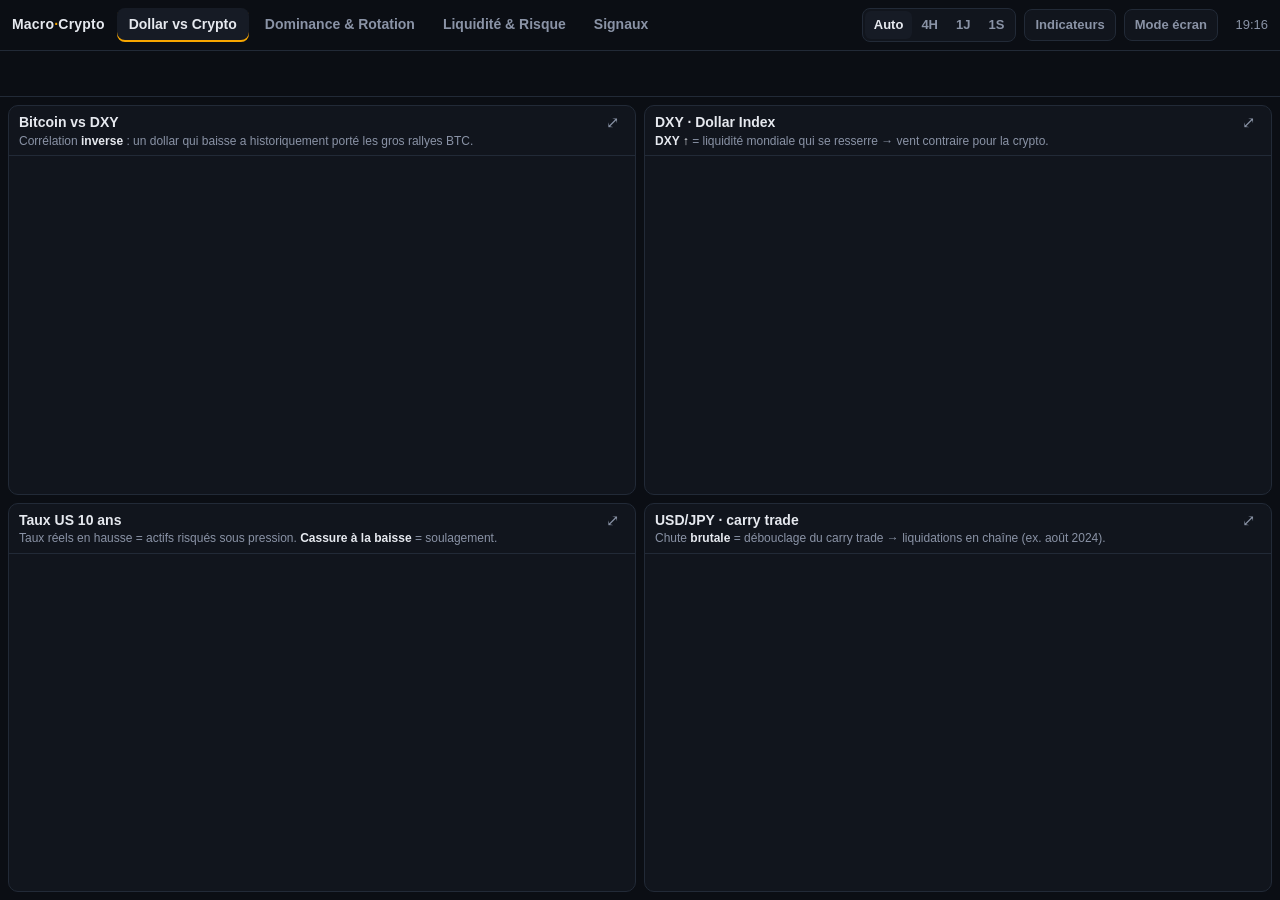
<file: charts.html>
<!doctype html>
<html lang="fr">
<head>
<meta charset="utf-8">
<meta name="viewport" content="width=device-width, initial-scale=1, viewport-fit=cover, user-scalable=no">
<meta name="apple-mobile-web-app-capable" content="yes">
<meta name="mobile-web-app-capable" content="yes">
<meta name="apple-mobile-web-app-status-bar-style" content="black-translucent">
<meta name="apple-mobile-web-app-title" content="Macro Crypto">
<meta name="theme-color" content="#0b0e14">
<link rel="apple-touch-icon" href="icon.png">
<title>Macro Crypto</title>
<style>
  :root {
    --bg: #0b0e14;
    --panel: #11151d;
    --panel-2: #161b25;
    --line: #222a37;
    --text: #e6e9ef;
    --muted: #8a93a6;
    --accent: #f7a600;
    --up: #22c55e;
    --down: #ef4444;
    --neutral: #eab308;
    --gap: 8px;
    --radius: 10px;
  }
  * { box-sizing: border-box; -webkit-tap-highlight-color: transparent; }
  html, body {
    margin: 0; height: 100%; background: var(--bg); color: var(--text);
    font: 14px/1.4 -apple-system, BlinkMacSystemFont, "SF Pro Text", "Segoe UI", Roboto, sans-serif;
    overscroll-behavior: none;
  }
  body {
    display: flex; flex-direction: column;
    padding: env(safe-area-inset-top) env(safe-area-inset-right) env(safe-area-inset-bottom) env(safe-area-inset-left);
  }
  button { font: inherit; color: inherit; background: none; border: 0; cursor: pointer; }

  /* ---------- Header ---------- */
  header {
    display: flex; align-items: center; gap: 12px;
    padding: 8px 12px; border-bottom: 1px solid var(--line); flex: none;
  }
  .brand { font-weight: 700; letter-spacing: .2px; white-space: nowrap; }
  .brand span { color: var(--accent); }
  nav.tabs { display: flex; gap: 4px; overflow-x: auto; scrollbar-width: none; flex: 1; min-width: 0; }
  nav.tabs::-webkit-scrollbar { display: none; }
  .tab {
    padding: 7px 12px; border-radius: 8px; color: var(--muted); white-space: nowrap; font-weight: 600;
  }
  .tab[aria-selected="true"] { background: var(--panel-2); color: var(--text); box-shadow: inset 0 -2px 0 var(--accent); }
  .controls { display: flex; align-items: center; gap: 8px; flex: none; }
  .seg { display: flex; background: var(--panel); border: 1px solid var(--line); border-radius: 8px; padding: 2px; }
  .seg button { padding: 5px 9px; border-radius: 6px; color: var(--muted); font-size: 13px; font-weight: 600; }
  .seg button[aria-pressed="true"] { background: var(--panel-2); color: var(--text); }
  .icon-btn {
    padding: 6px 10px; border-radius: 8px; border: 1px solid var(--line); background: var(--panel);
    color: var(--muted); font-size: 13px; font-weight: 600; white-space: nowrap;
  }
  .icon-btn[aria-pressed="true"] { color: var(--bg); background: var(--accent); border-color: var(--accent); }
  .clock { font-variant-numeric: tabular-nums; color: var(--muted); font-size: 13px; min-width: 42px; text-align: right; }

  /* ---------- Ticker ---------- */
  .ticker { height: 46px; flex: none; border-bottom: 1px solid var(--line); overflow: hidden; }

  /* ---------- Main ---------- */
  main { flex: 1; min-height: 0; padding: var(--gap); overflow: auto; }
  .grid {
    display: grid; gap: var(--gap); height: 100%;
    grid-template-columns: 1fr 1fr; grid-template-rows: 1fr 1fr;
  }
  .card {
    background: var(--panel); border: 1px solid var(--line); border-radius: var(--radius);
    display: flex; flex-direction: column; min-height: 0; overflow: hidden;
  }
  .card-head {
    display: flex; align-items: flex-start; gap: 8px; padding: 7px 10px 6px;
    border-bottom: 1px solid var(--line); flex: none;
  }
  .card-title { font-weight: 700; font-size: 14px; }
  .card-hint { color: var(--muted); font-size: 12px; line-height: 1.3; margin-top: 1px; }
  .card-hint b { color: var(--text); font-weight: 600; }
  .card-head .grow { flex: 1; min-width: 0; }
  .expand { color: var(--muted); padding: 2px 6px; border-radius: 6px; font-size: 16px; line-height: 1; }
  .card-body { flex: 1; min-height: 0; position: relative; }
  .card-body > .tradingview-widget-container { position: absolute; inset: 0; }
  .card.expanded {
    position: fixed; z-index: 50;
    inset: calc(env(safe-area-inset-top) + 6px) calc(env(safe-area-inset-right) + 6px) calc(env(safe-area-inset-bottom) + 6px) calc(env(safe-area-inset-left) + 6px);
    box-shadow: 0 20px 60px rgba(0,0,0,.6);
  }
  .backdrop { position: fixed; inset: 0; background: rgba(0,0,0,.6); z-index: 40; display: none; }
  .backdrop.show { display: block; }

  /* ---------- Signals view ---------- */
  .signals { display: grid; gap: var(--gap); grid-template-columns: repeat(4, 1fr); grid-auto-rows: min-content; }
  .kpi { padding: 12px 14px; }
  .kpi-label { color: var(--muted); font-size: 12px; font-weight: 600; text-transform: uppercase; letter-spacing: .5px; }
  .kpi-value { font-size: 30px; font-weight: 700; font-variant-numeric: tabular-nums; margin-top: 4px; line-height: 1.1; }
  .kpi-sub { font-size: 13px; color: var(--muted); margin-top: 4px; }
  .kpi-sub .up { color: var(--up); } .kpi-sub .down { color: var(--down); }
  .gauge { width: 100%; height: 8px; border-radius: 4px; margin-top: 10px; position: relative;
    background: linear-gradient(90deg, #ef4444 0%, #f97316 25%, #eab308 50%, #84cc16 75%, #22c55e 100%); }
  .gauge i { position: absolute; top: -4px; width: 4px; height: 16px; border-radius: 2px; background: var(--text);
    box-shadow: 0 0 0 2px var(--bg); transform: translateX(-50%); transition: left .6s; }
  .spark { display: block; width: 100%; height: 34px; margin-top: 8px; }
  .ta { grid-column: span 4; display: grid; grid-template-columns: repeat(3, 1fr); gap: var(--gap); }
  .ta .card { height: 360px; }
  .rules { grid-column: span 4; padding: 12px 14px; }
  .rules h3 { margin: 0 0 8px; font-size: 14px; }
  .rules ul { margin: 0; padding: 0; list-style: none; display: grid; grid-template-columns: 1fr 1fr; gap: 6px 18px; }
  .rules li { font-size: 13px; color: var(--muted); padding-left: 16px; position: relative; }
  .rules li::before { content: ""; position: absolute; left: 0; top: 7px; width: 7px; height: 7px; border-radius: 50%; background: var(--dot, var(--muted)); }
  .rules li b { color: var(--text); font-weight: 600; }
  .rules .disclaimer { margin-top: 10px; font-size: 11px; color: var(--muted); opacity: .8; }
  .err { color: var(--muted); font-size: 12px; }

  /* ---------- Portrait / small ---------- */
  @media (orientation: portrait), (max-width: 900px) {
    header { flex-wrap: wrap; }
    nav.tabs { order: 3; flex-basis: 100%; }
    .grid { grid-template-columns: 1fr; grid-template-rows: none; height: auto; }
    .grid .card { height: 46vh; }
    .signals { grid-template-columns: 1fr 1fr; }
    .ta, .rules { grid-column: span 2; }
    .ta { grid-template-columns: 1fr; }
    .rules ul { grid-template-columns: 1fr; }
  }
</style>
</head>
<body>
<header>
  <div class="brand">Macro<span>·</span>Crypto</div>
  <nav class="tabs" id="tabs" role="tablist"></nav>
  <div class="controls">
    <div class="seg" id="intervals" aria-label="Unité de temps"></div>
    <a class="icon-btn" href="./" style="text-decoration:none">Indicateurs</a>
    <button class="icon-btn" id="rotate" aria-pressed="false" title="Fait défiler les onglets toutes les 60 s et garde l'écran allumé">Mode écran</button>
    <div class="clock" id="clock"></div>
  </div>
</header>
<div class="ticker" id="ticker"></div>
<main id="main"></main>
<div class="backdrop" id="backdrop"></div>

<script>
/* =====================================================================
   CONFIGURATION — modifie librement les symboles / textes ci-dessous.
   Tout symbole TradingView fonctionne (format EXCHANGE:TICKER).
   ===================================================================== */
const TABS = [
  {
    id: "dollar", label: "Dollar vs Crypto",
    charts: [
      { title: "Bitcoin vs DXY", symbol: "BITSTAMP:BTCUSD", compare: "TVC:DXY", interval: "W",
        hint: "Corrélation <b>inverse</b> : un dollar qui baisse a historiquement porté les gros rallyes BTC." },
      { title: "DXY · Dollar Index", symbol: "TVC:DXY", interval: "D", studies: ["STD;RSI"],
        hint: "<b>DXY ↑</b> = liquidité mondiale qui se resserre → vent contraire pour la crypto." },
      { title: "Taux US 10 ans", symbol: "TVC:US10Y", interval: "D",
        hint: "Taux réels en hausse = actifs risqués sous pression. <b>Cassure à la baisse</b> = soulagement." },
      { title: "USD/JPY · carry trade", symbol: "FX:USDJPY", interval: "D",
        hint: "Chute <b>brutale</b> = débouclage du carry trade → liquidations en chaîne (ex. août 2024)." },
    ],
  },
  {
    id: "dominance", label: "Dominance & Rotation",
    charts: [
      { title: "USDT Dominance", symbol: "CRYPTOCAP:USDT.D", interval: "D", studies: ["STD;RSI"],
        hint: "Miroir du marché : <b>USDT.D ↑</b> = sortie vers le cash (risk-off), <b>↓</b> = argent qui s'investit." },
      { title: "Bitcoin Dominance", symbol: "CRYPTOCAP:BTC.D", interval: "W",
        hint: "<b>BTC.D ↓</b> avec marché haussier = début de rotation vers les altcoins." },
      { title: "ETH / BTC", symbol: "BINANCE:ETHBTC", interval: "W",
        hint: "Baromètre de l'appétit pour le risque. <b>ETH/BTC ↑</b> précède souvent une altseason." },
      { title: "OTHERS.D · petites caps", symbol: "CRYPTOCAP:OTHERS.D", interval: "W",
        hint: "Part des cryptos hors top 10. Monte en <b>fin de cycle</b> / phase spéculative." },
    ],
  },
  {
    id: "liquidity", label: "Liquidité & Risque",
    charts: [
      { title: "Capitalisation crypto totale", symbol: "CRYPTOCAP:TOTAL", interval: "W",
        hint: "Tendance de fond du marché. Au-dessus de ses moyennes hebdo = <b>cycle haussier</b>." },
      { title: "Stablecoins · capitalisation USDT", symbol: "CRYPTOCAP:USDT", interval: "D",
        hint: "Poudre sèche disponible. <b>Supply en hausse</b> = nouveaux capitaux qui entrent." },
      { title: "Nasdaq 100 vs Bitcoin", symbol: "OANDA:NAS100USD", compare: "BITSTAMP:BTCUSD", interval: "D",
        hint: "BTC trade souvent comme une <b>tech à fort bêta</b>. Divergence = signal à surveiller." },
      { title: "Or (XAU/USD)", symbol: "OANDA:XAUUSD", interval: "D",
        hint: "Valeur refuge et proxy de la dévaluation monétaire. L'or mène souvent BTC de <b>quelques mois</b>." },
    ],
  },
  { id: "signals", label: "Signaux", signals: true },
];

const TICKER = [
  { proName: "TVC:DXY", title: "DXY" },
  { proName: "BITSTAMP:BTCUSD", title: "BTC" },
  { proName: "BITSTAMP:ETHUSD", title: "ETH" },
  { proName: "CRYPTOCAP:BTC.D", title: "BTC.D" },
  { proName: "CRYPTOCAP:USDT.D", title: "USDT.D" },
  { proName: "TVC:US10Y", title: "US10Y" },
  { proName: "FX:USDJPY", title: "USD/JPY" },
  { proName: "OANDA:NAS100USD", title: "Nasdaq" },
  { proName: "OANDA:XAUUSD", title: "Or" },
];

const TA_SYMBOLS = [
  { title: "DXY · signal technique", symbol: "TVC:DXY" },
  { title: "Bitcoin · signal technique", symbol: "BITSTAMP:BTCUSD" },
  { title: "USDT.D · signal technique", symbol: "CRYPTOCAP:USDT.D" },
];

const INTERVALS = [
  { id: "auto", label: "Auto" }, { id: "240", label: "4H" },
  { id: "D", label: "1J" }, { id: "W", label: "1S" },
];

const ROTATE_EVERY_MS = 60_000;
const BG = "#11151d";

/* ===================================================================== */

const store = {
  get(k, d) { try { const v = localStorage.getItem("mc." + k); return v === null ? d : JSON.parse(v); } catch { return d; } },
  set(k, v) { try { localStorage.setItem("mc." + k, JSON.stringify(v)); } catch {} },
};

let state = {
  tab: store.get("tab", TABS[0].id),
  interval: store.get("interval", "auto"),
  rotate: false,
};
if (!TABS.some(t => t.id === state.tab)) state.tab = TABS[0].id;

const $ = s => document.querySelector(s);
const el = (tag, attrs = {}, html = "") => {
  const n = document.createElement(tag);
  for (const [k, v] of Object.entries(attrs)) n.setAttribute(k, v);
  if (html) n.innerHTML = html;
  return n;
};

/* ---------- TradingView embed helper ---------- */
function tvWidget(container, script, config) {
  container.innerHTML = "";
  const wrap = el("div", { class: "tradingview-widget-container", style: "height:100%;width:100%" });
  wrap.appendChild(el("div", { class: "tradingview-widget-container__widget", style: "height:100%;width:100%" }));
  const s = document.createElement("script");
  s.src = `https://s3.tradingview.com/external-embedding/embed-widget-${script}.js`;
  s.async = true;
  s.text = JSON.stringify(config);
  wrap.appendChild(s);
  container.appendChild(wrap);
}

function advancedChart(container, c) {
  const interval = state.interval === "auto" ? (c.interval || "D") : state.interval;
  const cfg = {
    autosize: true,
    symbol: c.symbol,
    interval,
    timezone: "Europe/Paris",
    theme: "dark",
    style: "1",
    locale: "fr",
    backgroundColor: BG,
    gridColor: "rgba(255,255,255,0.04)",
    hide_top_toolbar: true,
    hide_side_toolbar: true,
    hide_volume: true,
    allow_symbol_change: false,
    save_image: false,
    calendar: false,
    withdateranges: false,
    studies: c.studies || [],
    support_host: "https://www.tradingview.com",
  };
  if (c.compare) cfg.compareSymbols = [{ symbol: c.compare, position: "NewPriceScale" }];
  tvWidget(container, "advanced-chart", cfg);
}

/* ---------- Header ---------- */
function renderTabs() {
  const nav = $("#tabs");
  nav.innerHTML = "";
  for (const t of TABS) {
    const b = el("button", { class: "tab", role: "tab", "aria-selected": String(t.id === state.tab) }, t.label);
    b.onclick = () => { setRotate(false); selectTab(t.id); };
    nav.appendChild(b);
  }
}

function renderIntervals() {
  const box = $("#intervals");
  box.innerHTML = "";
  for (const i of INTERVALS) {
    const b = el("button", { "aria-pressed": String(i.id === state.interval) }, i.label);
    b.onclick = () => {
      if (state.interval === i.id) return;
      state.interval = i.id; store.set("interval", i.id);
      renderIntervals(); renderMain();
    };
    box.appendChild(b);
  }
  box.style.visibility = currentTab().signals ? "hidden" : "visible";
}

const currentTab = () => TABS.find(t => t.id === state.tab);

function selectTab(id) {
  state.tab = id; store.set("tab", id);
  collapse();
  renderTabs(); renderIntervals(); renderMain();
}

/* ---------- Chart grid ---------- */
function chartCard(c, renderBody) {
  const card = el("section", { class: "card" });
  const head = el("div", { class: "card-head" });
  const txt = el("div", { class: "grow" });
  txt.appendChild(el("div", { class: "card-title" }, c.title));
  if (c.hint) txt.appendChild(el("div", { class: "card-hint" }, c.hint));
  const ex = el("button", { class: "expand", title: "Agrandir", "aria-label": "Agrandir" }, "⤢");
  ex.onclick = () => card.classList.contains("expanded") ? collapse() : expand(card);
  head.append(txt, ex);
  const body = el("div", { class: "card-body" });
  card.append(head, body);
  renderBody(body);
  return card;
}

function expand(card) {
  collapse();
  card.classList.add("expanded");
  card.querySelector(".expand").textContent = "✕";
  $("#backdrop").classList.add("show");
}
function collapse() {
  document.querySelectorAll(".card.expanded").forEach(c => {
    c.classList.remove("expanded");
    c.querySelector(".expand").textContent = "⤢";
  });
  $("#backdrop").classList.remove("show");
}
$("#backdrop").onclick = collapse;

function renderMain() {
  const main = $("#main");
  main.innerHTML = "";
  main.scrollTop = 0;
  const tab = currentTab();
  if (tab.signals) return renderSignals(main);
  const grid = el("div", { class: "grid" });
  for (const c of tab.charts) grid.appendChild(chartCard(c, body => advancedChart(body, c)));
  main.appendChild(grid);
}

/* ---------- Signals tab ---------- */
let signalsData = { fng: null, global: null };

function renderSignals(main) {
  const wrap = el("div", { class: "signals" });

  wrap.appendChild(el("section", { class: "card kpi", id: "kpi-fng" }));
  wrap.appendChild(el("section", { class: "card kpi", id: "kpi-btcd" }));
  wrap.appendChild(el("section", { class: "card kpi", id: "kpi-stable" }));
  wrap.appendChild(el("section", { class: "card kpi", id: "kpi-total" }));

  const ta = el("div", { class: "ta" });
  for (const t of TA_SYMBOLS) {
    ta.appendChild(chartCard({ title: t.title }, body => tvWidget(body, "technical-analysis", {
      interval: "1D", width: "100%", height: "100%", isTransparent: true,
      symbol: t.symbol, showIntervalTabs: true, displayMode: "single",
      locale: "fr", colorTheme: "dark",
    })));
  }
  wrap.appendChild(ta);

  const rules = el("section", { class: "card rules" });
  rules.innerHTML = `
    <h3>Grille de lecture</h3>
    <ul>
      <li style="--dot:var(--up)"><b>DXY ↓ + USDT.D ↓</b> : contexte risk-on, le plus favorable à la crypto.</li>
      <li style="--dot:var(--down)"><b>DXY ↑ + US10Y ↑</b> : conditions financières qui se resserrent, prudence.</li>
      <li style="--dot:var(--neutral)"><b>BTC.D ↑ & ETH/BTC ↓</b> : saison Bitcoin, les alts sous-performent.</li>
      <li style="--dot:var(--up)"><b>BTC.D ↓ & OTHERS.D ↑</b> : rotation vers les altcoins.</li>
      <li style="--dot:var(--down)"><b>USD/JPY qui chute vite</b> : risque de débouclage du carry trade.</li>
      <li style="--dot:var(--neutral)"><b>Fear & Greed &lt; 20 / &gt; 80</b> : zones extrêmes, souvent contrariantes.</li>
      <li style="--dot:var(--up)"><b>Supply stablecoins en hausse</b> : liquidité fraîche qui arrive.</li>
      <li style="--dot:var(--neutral)"><b>USDT.D sur support/résistance clé</b> : se lit à l'inverse de BTC.</li>
    </ul>
    <div class="disclaimer">Repères de lecture pour contextualiser le marché, pas des conseils en investissement. Données : TradingView, alternative.me, CoinGecko.</div>`;
  wrap.appendChild(rules);

  main.appendChild(wrap);
  paintKpis();
  loadSignalsData();
}

const fmtPct = (v, d = 1) => (v >= 0 ? "+" : "") + v.toFixed(d) + " %";
const fmtUsd = v => v >= 1e12 ? (v / 1e12).toFixed(2) + " T$" : (v / 1e9).toFixed(0) + " Md$";
const fngColor = v => v < 25 ? "var(--down)" : v < 45 ? "#f97316" : v < 56 ? "var(--neutral)" : v < 75 ? "#84cc16" : "var(--up)";
const FNG_FR = { "Extreme Fear": "Peur extrême", "Fear": "Peur", "Neutral": "Neutre", "Greed": "Avidité", "Extreme Greed": "Avidité extrême" };

function sparkline(values, color) {
  if (!values || values.length < 2) return "";
  const w = 200, h = 34, min = Math.min(...values), max = Math.max(...values), r = max - min || 1;
  const pts = values.map((v, i) => `${(i / (values.length - 1) * w).toFixed(1)},${(h - 3 - (v - min) / r * (h - 6)).toFixed(1)}`).join(" ");
  return `<svg class="spark" viewBox="0 0 ${w} ${h}" preserveAspectRatio="none"><polyline points="${pts}" fill="none" stroke="${color}" stroke-width="2" vector-effect="non-scaling-stroke" stroke-linejoin="round"/></svg>`;
}

function paintKpis() {
  const f = $("#kpi-fng"), b = $("#kpi-btcd"), s = $("#kpi-stable"), t = $("#kpi-total");
  if (!f) return;
  const { fng, global } = signalsData;

  if (fng && fng.length) {
    const now = +fng[0].value, week = fng[7] ? +fng[7].value : null;
    const delta = week === null ? "" : ` · <span class="${now >= week ? "up" : "down"}">${now >= week ? "+" : ""}${now - week} sur 7 j</span>`;
    f.innerHTML = `<div class="kpi-label">Fear & Greed</div>
      <div class="kpi-value" style="color:${fngColor(now)}">${now}</div>
      <div class="kpi-sub">${FNG_FR[fng[0].value_classification] || fng[0].value_classification}${delta}</div>
      <div class="gauge"><i style="left:${now}%"></i></div>
      ${sparkline(fng.slice(0, 30).map(d => +d.value).reverse(), fngColor(now))}`;
  } else {
    f.innerHTML = `<div class="kpi-label">Fear & Greed</div><div class="kpi-value">…</div><div class="err">${fng === false ? "Indisponible" : "Chargement"}</div>`;
  }

  if (global) {
    const p = global.market_cap_percentage;
    const stable = (p.usdt || 0) + (p.usdc || 0);
    const chg = global.market_cap_change_percentage_24h_usd;
    b.innerHTML = `<div class="kpi-label">Dominance BTC</div>
      <div class="kpi-value">${p.btc.toFixed(1)} %</div>
      <div class="kpi-sub">ETH ${p.eth.toFixed(1)} % · ${p.btc > 60 ? "saison Bitcoin" : p.btc < 50 ? "terrain favorable aux alts" : "zone intermédiaire"}</div>`;
    s.innerHTML = `<div class="kpi-label">Dominance stablecoins</div>
      <div class="kpi-value">${stable.toFixed(1)} %</div>
      <div class="kpi-sub">USDT ${(p.usdt || 0).toFixed(1)} % · USDC ${(p.usdc || 0).toFixed(1)} %</div>
      <div class="kpi-sub">${stable > 8 ? "Beaucoup de cash en attente" : "Capital déjà investi"}</div>`;
    t.innerHTML = `<div class="kpi-label">Capitalisation totale</div>
      <div class="kpi-value">${fmtUsd(global.total_market_cap.usd)}</div>
      <div class="kpi-sub"><span class="${chg >= 0 ? "up" : "down"}">${fmtPct(chg)}</span> sur 24 h</div>`;
  } else {
    const msg = `<div class="kpi-value">…</div><div class="err">${global === false ? "Indisponible" : "Chargement"}</div>`;
    b.innerHTML = `<div class="kpi-label">Dominance BTC</div>` + msg;
    s.innerHTML = `<div class="kpi-label">Dominance stablecoins</div>` + msg;
    t.innerHTML = `<div class="kpi-label">Capitalisation totale</div>` + msg;
  }
}

let lastFetch = 0;
async function loadSignalsData(force = false) {
  if (!force && Date.now() - lastFetch < 5 * 60_000 && signalsData.global) return;
  lastFetch = Date.now();
  const get = url => fetch(url, { cache: "no-store" }).then(r => { if (!r.ok) throw new Error(r.status); return r.json(); });
  await Promise.all([
    get("https://api.alternative.me/fng/?limit=31").then(j => signalsData.fng = j.data).catch(() => signalsData.fng = signalsData.fng || false),
    get("https://api.coingecko.com/api/v3/global").then(j => signalsData.global = j.data).catch(() => signalsData.global = signalsData.global || false),
  ]);
  paintKpis();
}

/* ---------- Ticker ---------- */
function renderTicker() {
  tvWidget($("#ticker"), "ticker-tape", {
    symbols: TICKER, showSymbolLogo: true, isTransparent: true,
    displayMode: "adaptive", colorTheme: "dark", locale: "fr",
  });
}

/* ---------- Mode écran (rotation + écran allumé) ---------- */
let rotateTimer = null, wakeLock = null;
async function setRotate(on) {
  state.rotate = on;
  $("#rotate").setAttribute("aria-pressed", String(on));
  clearInterval(rotateTimer);
  if (on) {
    rotateTimer = setInterval(() => {
      const i = TABS.findIndex(t => t.id === state.tab);
      selectTab(TABS[(i + 1) % TABS.length].id);
    }, ROTATE_EVERY_MS);
    try { wakeLock = await navigator.wakeLock?.request("screen"); } catch {}
  } else if (wakeLock) {
    try { await wakeLock.release(); } catch {}
    wakeLock = null;
  }
}
$("#rotate").onclick = () => setRotate(!state.rotate);
document.addEventListener("visibilitychange", async () => {
  if (document.visibilityState === "visible" && state.rotate) {
    try { wakeLock = await navigator.wakeLock?.request("screen"); } catch {}
  }
});

/* ---------- Clock + housekeeping ---------- */
function tick() {
  $("#clock").textContent = new Date().toLocaleTimeString("fr-FR", { hour: "2-digit", minute: "2-digit" });
}
setInterval(tick, 10_000); tick();
setInterval(() => { if (currentTab().signals) loadSignalsData(true); }, 5 * 60_000);
// Recharge complète toutes les 6 h pour éviter que Safari n'accumule de la mémoire en mode affichage permanent.
setTimeout(() => location.reload(), 6 * 3600_000);
document.addEventListener("keydown", e => { if (e.key === "Escape") collapse(); });

renderTabs();
renderIntervals();
renderTicker();
renderMain();
</script>
</body>
</html>
</file>
<file: details.css>
/* ===== Vues détaillées (ouvertes en touchant une tuile) ===== */
.dm-back {
  position: fixed; inset: 0; z-index: 80;
  background: rgba(3, 5, 8, .55);
  -webkit-backdrop-filter: blur(8px); backdrop-filter: blur(8px);
  opacity: 0; transition: opacity .35s;
}
.dm-back.in { opacity: 1; }
.dm {
  position: fixed; z-index: 90;
  top: calc(env(safe-area-inset-top) + 12px); bottom: calc(env(safe-area-inset-bottom) + 12px);
  left: calc(env(safe-area-inset-left) + 12px); right: calc(env(safe-area-inset-right) + 12px);
  display: flex; flex-direction: column; overflow: hidden;
  background: linear-gradient(180deg, #121821, #0b0f15);
  border: 1px solid var(--line); border-radius: 18px;
  box-shadow: 0 30px 80px rgba(0, 0, 0, .65);
  transform-origin: top left;
  transition: transform .55s var(--ease-out), opacity .35s, border-radius .55s;
  will-change: transform;
}
.dm-head { display: flex; align-items: center; gap: 14px; padding: 12px 14px 10px 18px; border-bottom: 1px solid var(--line); flex: none; }
.dm-kicker { font-size: 11px; font-weight: 700; letter-spacing: .6px; text-transform: uppercase; color: var(--muted); }
.dm-head h2 { margin: 2px 0 0; font-size: 19px; font-weight: 760; letter-spacing: -.2px; }
.dm-tabs { margin-left: auto; display: flex; background: var(--panel); border: 1px solid var(--line); border-radius: 10px; padding: 2px; }
.dm-tabs:empty { display: none; }
.dm-tabs button { padding: 7px 12px; border-radius: 8px; color: var(--muted); font-weight: 650; font-size: 12.5px; white-space: nowrap; }
.dm-tabs button[aria-pressed="true"] { background: var(--panel-2); color: var(--text); box-shadow: inset 0 -2px 0 var(--btc); }
.dm-close { width: 38px; height: 38px; flex: none; border-radius: 10px; border: 1px solid var(--line); background: var(--panel); color: var(--muted); font-size: 16px; }
.dm-tabs:empty + .dm-close { margin-left: auto; }

.dm-body {
  flex: 1; min-height: 0; display: grid; gap: 12px; padding: 12px;
  grid-template-columns: minmax(0, 1.65fr) minmax(290px, 1fr);
  opacity: 0; transform: translateY(8px); transition: opacity .4s .22s, transform .5s .22s var(--ease-out);
}
.dm.in .dm-body { opacity: 1; transform: none; }
.dm-main { display: flex; flex-direction: column; gap: 10px; min-height: 0; overflow-y: auto; }
.dm-side { display: flex; flex-direction: column; gap: 10px; min-height: 0; overflow-y: auto; padding-right: 2px; }
.dm-side > *, .dm-main > * { animation: rise .6s var(--ease-out) both; }
.dm-side > *:nth-child(2) { animation-delay: .32s; } .dm-side > *:nth-child(3) { animation-delay: .4s; }
.dm-side > *:nth-child(4) { animation-delay: .48s; } .dm-side > *:nth-child(n+5) { animation-delay: .56s; }
.dm-side > *:first-child, .dm-main > *:first-child { animation-delay: .24s; }
.dm-main > *:nth-child(2) { animation-delay: .34s; } .dm-main > *:nth-child(3) { animation-delay: .44s; }

.dsec { background: var(--panel); border: 1px solid var(--line); border-radius: 12px; padding: 10px 12px; display: flex; flex-direction: column; min-height: 0; flex: none; }
.dsec.grow { flex: 1 1 0; min-height: 190px; }
.dsec.scroll { flex: 1 1 0; min-height: 200px; overflow-y: auto; }
.dsec-h { display: flex; justify-content: space-between; align-items: center; gap: 10px; flex-wrap: wrap; margin-bottom: 6px; font-size: 11px; font-weight: 700; letter-spacing: .6px; text-transform: uppercase; color: var(--muted); }
.dsec-h small { font-size: 11px; font-weight: 500; letter-spacing: 0; text-transform: none; color: var(--faint); }

/* --- Graphique détaillé --- */
.lc { position: relative; flex: 1; min-height: 130px; touch-action: none; }
.lc svg { position: absolute; inset: 0; overflow: visible; }
.lc .ln { fill: none; stroke-width: 2; stroke-linejoin: round; stroke-linecap: round; }
.lc .ln.draw { stroke-dasharray: 1; stroke-dashoffset: 1; animation: draw 1.5s var(--ease-out) forwards; }
.lc .ar.draw { opacity: 0; animation: fade 1s .45s forwards; }
.lc .bx.draw { transform-box: fill-box; transform: scaleY(0); animation: grow .9s var(--ease-out) forwards; }
.lc .tg.draw { opacity: 0; animation: fade .4s 1.3s forwards; }
@keyframes grow { to { transform: scaleY(1); } }
.lc .ax { font-size: 10.5px; fill: var(--faint); font-variant-numeric: tabular-nums; }
.lc .rl { font-size: 10px; fill: var(--muted); font-weight: 600; }
.lc .tg text { font-size: 10.5px; font-weight: 700; fill: var(--text); font-variant-numeric: tabular-nums; }
.lc .xh { opacity: 0; transition: opacity .12s; }
.lc.hover .xh { opacity: 1; }
.lc-tip {
  position: absolute; top: 2px; z-index: 2; pointer-events: none; white-space: nowrap;
  background: rgba(7, 9, 13, .94); border: 1px solid var(--line); border-radius: 8px; padding: 5px 8px;
  font-size: 11.5px; font-variant-numeric: tabular-nums; opacity: 0; transition: opacity .12s;
}
.lc.hover .lc-tip { opacity: 1; }
.lc-tip .d { color: var(--muted); margin-bottom: 2px; }
.lc-tip b { font-weight: 650; }
.sw { display: inline-block; width: 10px; height: 3px; border-radius: 2px; margin-right: 5px; vertical-align: middle; }
.lc-legend { display: flex; gap: 12px; flex-wrap: wrap; font-size: 11.5px; font-weight: 500; letter-spacing: 0; text-transform: none; color: var(--muted); }
.lc-legend b { color: var(--text); font-weight: 650; margin-left: 3px; font-variant-numeric: tabular-nums; }

/* --- Cartes de la colonne de droite --- */
.read { --tone: var(--muted); border-left: 3px solid var(--tone); background: linear-gradient(90deg, color-mix(in srgb, var(--tone) 11%, var(--panel)), var(--panel) 70%); }
.read .pill { align-self: flex-start; display: inline-block; padding: 2px 9px; border-radius: 999px; font-size: 11px; font-weight: 800; letter-spacing: .5px; margin-bottom: 6px; color: var(--tone); background: color-mix(in srgb, var(--tone) 18%, transparent); }
.read p { margin: 0 0 4px; font-size: 13.5px; line-height: 1.45; }
.read p:last-child { margin: 0; }
.dkv { display: grid; grid-template-columns: minmax(0, 1fr) auto; column-gap: 12px; font-size: 12.5px; }
.dkv > span, .dkv > b { padding: 4px 0; border-top: 1px solid rgba(255, 255, 255, .05); }
.dkv > span:first-child, .dkv > span:first-child + b { border-top: 0; }
.dkv > span { color: var(--muted); }
.dkv > b { font-weight: 650; text-align: right; font-variant-numeric: tabular-nums; white-space: nowrap; }
.dtext { font-size: 12.5px; color: var(--muted); line-height: 1.5; }
.dtext p { margin: 0 0 7px; } .dtext p:last-child { margin: 0; }
.dtext b { color: var(--text); font-weight: 650; }
.lvl { display: grid; grid-template-columns: auto 1fr; gap: 5px 10px; font-size: 12.5px; align-items: baseline; }
.lvl .r { font-weight: 700; font-variant-numeric: tabular-nums; white-space: nowrap; color: var(--muted); }
.lvl .r::before { content: ""; display: inline-block; width: 8px; height: 8px; border-radius: 50%; background: var(--c); margin-right: 6px; }
.lvl .t { color: var(--muted); }
.lvl .on { color: var(--text); }
.lvl .t.on::after { content: "  ◀ actuel"; color: var(--c); font-weight: 700; font-size: 11px; }

/* --- Listes / tableaux --- */
.tbl { display: grid; font-size: 12.5px; }
.tbl > div { display: grid; align-items: center; gap: 8px; padding: 5px 2px; border-bottom: 1px solid rgba(255, 255, 255, .04); animation: slideIn .5s var(--ease-out) both; }
.tbl > div.th { color: var(--faint); font-size: 11px; font-weight: 700; text-transform: uppercase; letter-spacing: .4px; animation: none; }
.tbl .n { text-align: right; font-variant-numeric: tabular-nums; font-weight: 650; white-space: nowrap; }
.tbl .s { color: var(--muted); }
.tbl img { width: 18px; height: 18px; border-radius: 50%; display: block; }
.hb { position: relative; height: 8px; border-radius: 4px; background: rgba(255, 255, 255, .05); }
.hb > i { position: absolute; top: 0; bottom: 0; left: 0; width: 0; border-radius: 4px; transition: left 1.2s var(--ease-out), width 1.2s var(--ease-out); }
.hb.mid::before { content: ""; position: absolute; top: -3px; bottom: -3px; left: var(--m, 50%); width: 1px; background: var(--muted); }

.steps { display: grid; grid-template-columns: repeat(4, 1fr); gap: 6px; }
.step { padding: 8px 6px; border-radius: 10px; border: 1px solid var(--line); font-size: 11.5px; color: var(--faint); text-align: center; line-height: 1.3; }
.step b { display: block; font-size: 16px; color: var(--muted); }
.step.done { color: var(--muted); }
.step.on { border-color: var(--btc); color: var(--text); background: rgba(247, 147, 26, .1); animation: glow 2.2s infinite; }
.step.on b { color: var(--btc); }
@keyframes glow { 50% { box-shadow: 0 0 0 4px rgba(247, 147, 26, .12); } }

.fomc { display: grid; grid-template-columns: repeat(4, 1fr); gap: 6px; }
.fomc span { padding: 6px 4px; border-radius: 8px; text-align: center; font-size: 12px; border: 1px solid var(--line); color: var(--muted); font-variant-numeric: tabular-nums; }
.fomc span.past { color: var(--faint); opacity: .6; text-decoration: line-through; }
.fomc span.next { border-color: var(--macro); color: var(--text); background: rgba(96, 165, 250, .12); animation: glow 2.2s infinite; }
.dprog { height: 6px; border-radius: 3px; background: rgba(255, 255, 255, .07); overflow: hidden; margin: 4px 0 2px; }
.dprog > i { display: block; height: 100%; width: 0; border-radius: 3px; background: var(--c, var(--btc)); transition: width 1.4s var(--ease-out); }

@media (max-aspect-ratio: 1/1), (max-width: 900px) {
  .dm-head { flex-wrap: wrap; }
  .dm-tabs { order: 3; margin-left: 0; flex-basis: 100%; overflow-x: auto; }
  .dm-tabs:empty + .dm-close { margin-left: auto; }
  .dm-close { margin-left: auto; }
  .dm-body { grid-template-columns: 1fr; overflow-y: auto; }
  .dm-main, .dm-side { overflow: visible; }
  .dsec.grow { flex: none; height: 300px; }
  .dsec.scroll { flex: none; max-height: 70vh; }
}
</file>
